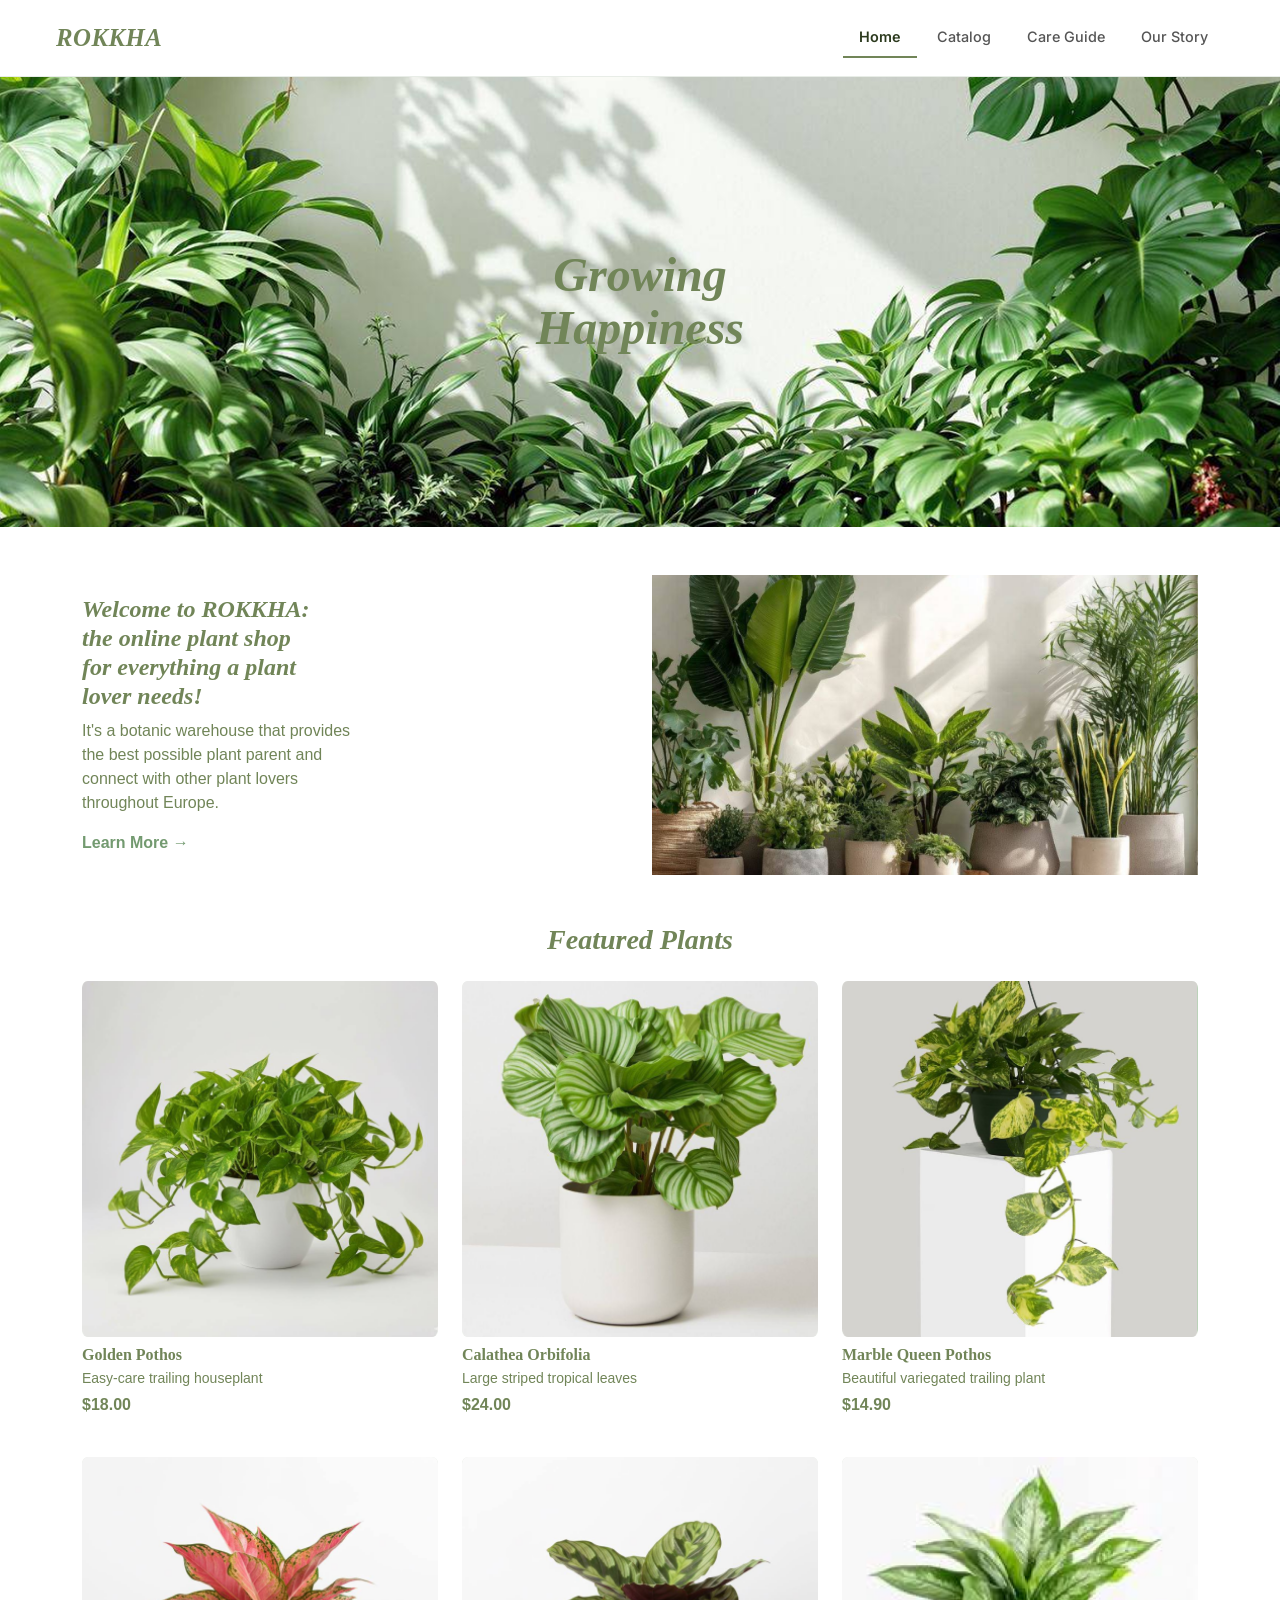
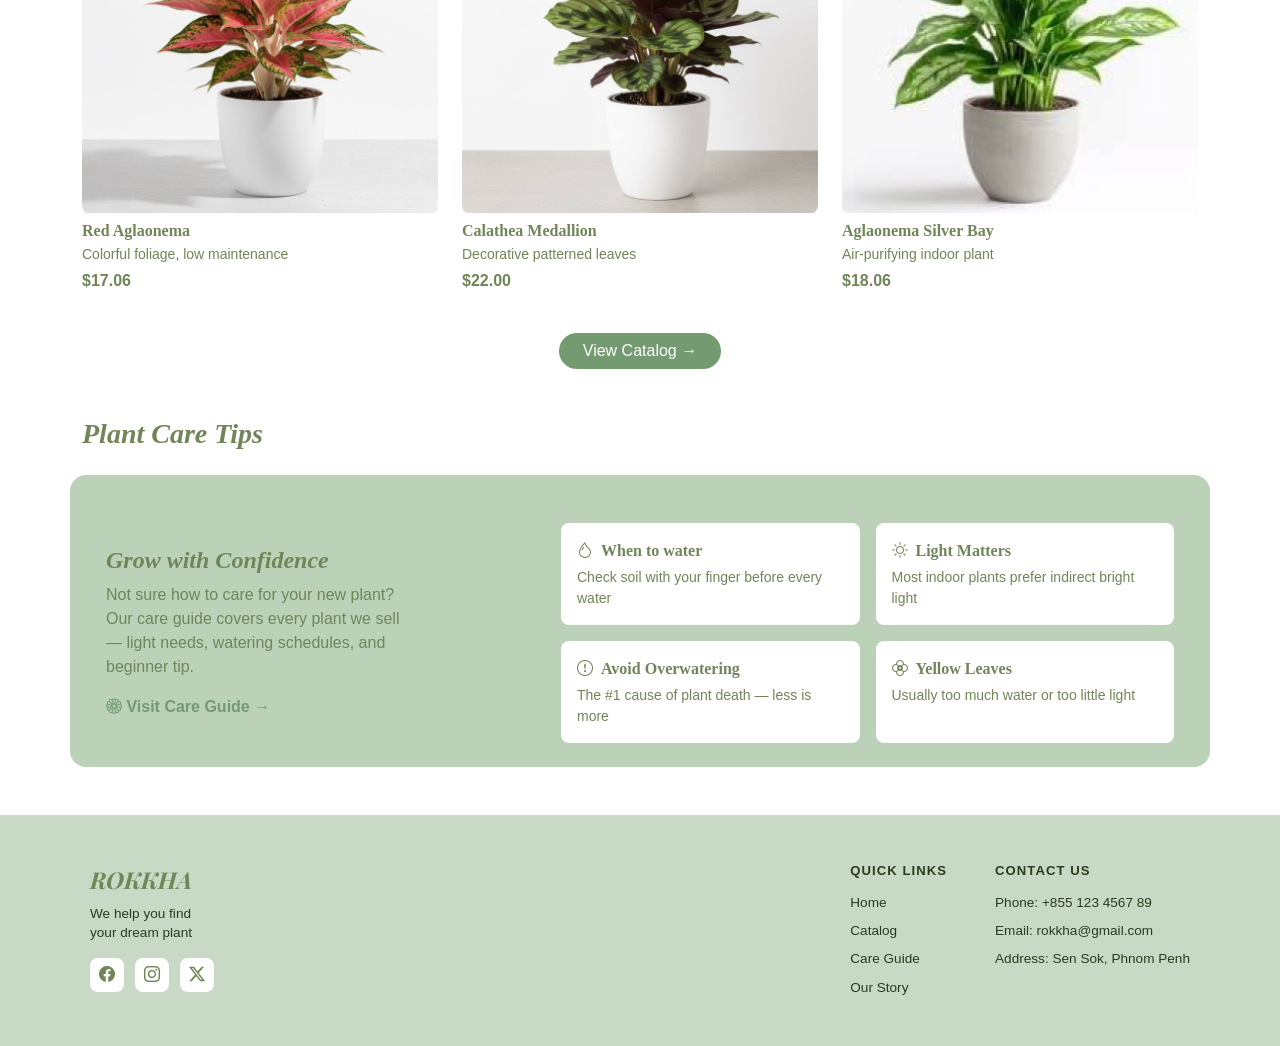
<file: index.html>
<!DOCTYPE html>
<html lang="en">
<head>
    <meta charset="UTF-8" />
    <meta name="viewport" content="width=device-width, initial-scale=1.0" />
    <title>ROKKHA – Our Plants</title>
    <meta name="description"
    content="ROKKHA Plant Shop helps you grow healthy indoor plants with easy care guides, plant collections, watering tips, lighting advice, and beginner-friendly plant recommendations.">
    <meta name="keywords" content="plant shop, indoor plants, plant care guide, houseplants, plant care tips, Cambodia plant shop, ROKKHA, Monstera, Pothos, Calathea, Aglaonema, indoor gardening">
    <meta name="author" content="ROKKHA Plant Shop">
    <meta name="robots" content="index, follow">
    <link href="https://cdn.jsdelivr.net/npm/bootstrap@5.3.3/dist/css/bootstrap.min.css" rel="stylesheet" />
    <link href="https://cdn.jsdelivr.net/npm/bootstrap-icons@1.11.3/font/bootstrap-icons.css" rel="stylesheet" />
    <link
        href="https://fonts.googleapis.com/css2?family=Playfair+Display:ital,wght@0,700;1,700&family=Inter:wght@400;500;600&display=swap"
        rel="stylesheet" />
    <link href="style.css" rel="stylesheet">
</head>
<body>

<!-- nav -->
    <nav class="navbar navbar-expand-md sticky-top">
        <div class="container-fluid px-2 px-md-4">
            <a class="navbar-brand" href="index.html">ROKKHA</a>
            <button class="navbar-toggler" type="button" data-bs-toggle="collapse" data-bs-target="#mainNav">
                <span class="navbar-toggler-icon"></span>
            </button>
            <div class="collapse navbar-collapse justify-content-end" id="mainNav">
                <ul class="navbar-nav gap-1">
                    <li class="nav-item"><a class="nav-link active" href="index.html">Home</a></li>
                    <li class="nav-item"><a class="nav-link" href="catalog.html">Catalog</a></li>
                    <li class="nav-item"><a class="nav-link" href="care_guide.html">Care Guide</a></li>
                    <li class="nav-item"><a class="nav-link" href="about.html">Our Story</a></li>
                </ul>
            </div>
        </div>
    </nav>


<!-- rub hero-->

<div class="container-fluid p-0 hero-banner">
  <h2 class="text-olive m-0 " style="font-size: clamp(2.50rem, 5vw, 3rem); line-height:1.1;" >Growing<br>Happiness</h2>
</div>

<!-- ah welcome text -->
<div class="container my-5">
  <div class="row align-items-center g-4">
    <div class="col-12 col-lg-6 order-lg-2">
      <img src="image/Frame 57.png"
           class="img-fluid w-100" style="object-fit:cover; height:300px;" alt="Shelf of potted plants">
    </div>
    <div class="col-12 col-lg-6 order-lg-1">
      <h2 class="fs-4">Welcome to ROKKHA:<br>the online plant shop<br>for everything a plant<br>lover needs!</h2>
      <p class="text-olive" style="max-width:32ch;">
        It's a botanic warehouse that provides the best possible plant parent and connect with other plant lovers throughout Europe.
      </p>
      <a href="about.html" class="link-green">Learn More →</a>
    </div>
  </div>
</div>

<!-- 6 card -->

<div class="container my-5" id="featured">
  <h2 class="fs-3 text-center mb-4">Featured Plants</h2>
  <div class="row g-4">

    <div class="col-12 col-md-4">
      <img src="image/Frame 36.png"
           class="img-fluid rounded mb-2 w-100" style="aspect-ratio:1/1; width:100%; object-fit:cover; background:#eef1ec;">
      <h3 class="fs-6 fw-semibold text-olive fst-normal mb-1">Golden Pothos</h3>
      <p class="small text-olive mb-1">Easy-care trailing houseplant</p>
      <p class="fw-semibold text-olive">$18.00</p>
    </div>

    <div class="col-12 col-md-4">
      <img src="image/Frame 36 (1).png"
           class="img-fluid rounded mb-2 w-100" style="aspect-ratio:1/1; width:100%; object-fit:cover; background:#eef1ec;">
      <h3 class="fs-6 fw-semibold text-olive fst-normal mb-1">Calathea Orbifolia</h3>
      <p class="small text-olive mb-1">Large striped tropical leaves</p>
      <p class="fw-semibold text-olive">$24.00</p>
    </div>

    <div class="col-12 col-md-4">
      <img src="image/Frame 36 (2).png"
           class="img-fluid rounded mb-2 w-100" style="aspect-ratio:1/1; width:100%; object-fit:cover; background:#eef1ec;">
      <h3 class="fs-6 fw-semibold text-olive fst-normal mb-1">Marble Queen Pothos</h3>
      <p class="small text-olive mb-1">Beautiful variegated trailing plant</p>
      <p class="fw-semibold text-olive">$14.90</p>
    </div>

    <div class="col-12 col-md-4">
      <img src="image/Frame 36 (3).png"
           class="img-fluid rounded mb-2 w-100" style="aspect-ratio:1/1; width:100%; object-fit:cover; background:#eef1ec;">
      <h3 class="fs-6 fw-semibold text-olive fst-normal mb-1">Red Aglaonema</h3>
      <p class="small text-olive mb-1">Colorful foliage, low maintenance</p>
      <p class="fw-semibold text-olive">$17.06</p>
    </div>

    <div class="col-12 col-md-4">
      <img src="image/Frame 36 (4).png"
           class="img-fluid rounded mb-2 w-100" style="aspect-ratio:1/1; width:100%; object-fit:cover; background:#eef1ec;">
      <h3 class="fs-6 fw-semibold text-olive fst-normal mb-1">Calathea Medallion</h3>
      <p class="small text-olive mb-1">Decorative patterned leaves</p>
      <p class="fw-semibold text-olive">$22.00</p>
    </div>

    <div class="col-12 col-md-4">
      <img src="image/Frame 36 (5).png"
           class="img-fluid rounded mb-2 w-100" style="aspect-ratio:1/1; width:100%; object-fit:cover; background:#eef1ec;">
      <h3 class="fs-6 fw-semibold text-olive fst-normal mb-1">Aglaonema Silver Bay</h3>
      <p class="small text-olive mb-1">Air-purifying indoor plant</p>
      <p class="fw-semibold text-olive">$18.06</p>
    </div>

  </div>

  <div class="text-center mt-4">
    <a href="catalog.html" class="btn btn-green rounded-pill px-4">View Catalog →</a>
  </div>
</div>

<!-- ===== SECTION 4: PLANT CARE TIPS ===== -->

<div class="container my-5">
  <h2 class="fs-3 text-start mb-5">Plant Care Tips</h2>

  <div class="row bg-sage rounded-4 p-4 align-items-center g-4">

    <div class="col-12 col-lg-5">
      <h3 class="fs-4">Grow with Confidence</h3>
      <p class="text-olive" style="max-width:34ch;">
        Not sure how to care for your new plant? Our care guide covers every plant we sell — light needs, watering schedules, and beginner tip.
      </p>
      <a href="care_guide.html" class="link-green"><i class="bi bi-flower1"></i> Visit Care Guide →</a>
    </div>

    <div class="col-12 col-lg-7">
      <div class="row row-cols-1 row-cols-sm-2 g-3">

        <div class="col">
          <div class="bg-white rounded-3 p-3 h-100">
            <div class="d-flex align-items-center gap-2 mb-1">
              <i class="bi bi-droplet text-olive"></i>
              <h4 class="fs-6 fw-semibold fst-normal m-0">When to water</h4>
            </div>
            <p class="small text-olive m-0">Check soil with your finger before every water</p>
          </div>
        </div>

        <div class="col">
          <div class="bg-white rounded-3 p-3 h-100">
            <div class="d-flex align-items-center gap-2 mb-1">
              <i class="bi bi-sun text-olive"></i>
              <h4 class="fs-6 fw-semibold fst-normal m-0">Light Matters</h4>
            </div>
            <p class="small text-olive m-0">Most indoor plants prefer indirect bright light</p>
          </div>
        </div>

        <div class="col">
          <div class="bg-white rounded-3 p-3 h-100">
            <div class="d-flex align-items-center gap-2 mb-1">
              <i class="bi bi-exclamation-circle text-olive"></i>
              <h4 class="fs-6 fw-semibold fst-normal m-0">Avoid Overwatering</h4>
            </div>
            <p class="small text-olive m-0">The #1 cause of plant death — less is more</p>
          </div>
        </div>

        <div class="col">
          <div class="bg-white rounded-3 p-3 h-100">
            <div class="d-flex align-items-center gap-2 mb-1">
              <i class="bi bi-flower2 text-olive"></i>
              <h4 class="fs-6 fw-semibold fst-normal m-0">Yellow Leaves</h4>
            </div>
            <p class="small text-olive m-0">Usually too much water or too little light</p>
          </div>
        </div>

      </div>
    </div>

  </div>
</div>

<!-- footer -->
    <footer>
        <div class="footer-inner">
            <div>
                <span class="footer-brand-name">ROKKHA</span>
                <p class="footer-tagline">We help you find<br>your dream plant</p>
                <div class="footer-socials">
                    <a href="#" aria-label="Facebook"><i class="bi bi-facebook"></i></a>
                    <a href="#" aria-label="Instagram"><i class="bi bi-instagram"></i></a>
                    <a href="#" aria-label="Twitter"><i class="bi bi-twitter-x"></i></a>
                </div>
            </div>

            
            <div class="footer-col">
                <h6>Quick Links</h6>
                <ul>
                    <li><a href="index.html">Home</a></li>
                    <li><a href="catalog.html">Catalog</a></li>
                    <li><a href="care_guide.html">Care Guide</a></li>
                    <li><a href="about.html">Our Story</a></li>
                </ul>
            </div>


            <div class="footer-col">
                <h6>Contact Us</h6>
                <ul>
                    <li>Phone: +855 123 4567 89</li>
                    <li>Email: rokkha@gmail.com</li>
                    <li>Address: Sen Sok, Phnom Penh</li>
                </ul>
            </div>
        </div>
    </footer>

    <script src="https://cdn.jsdelivr.net/npm/bootstrap@5.3.3/dist/js/bootstrap.bundle.min.js"></script>

</body>
</html>
</file>
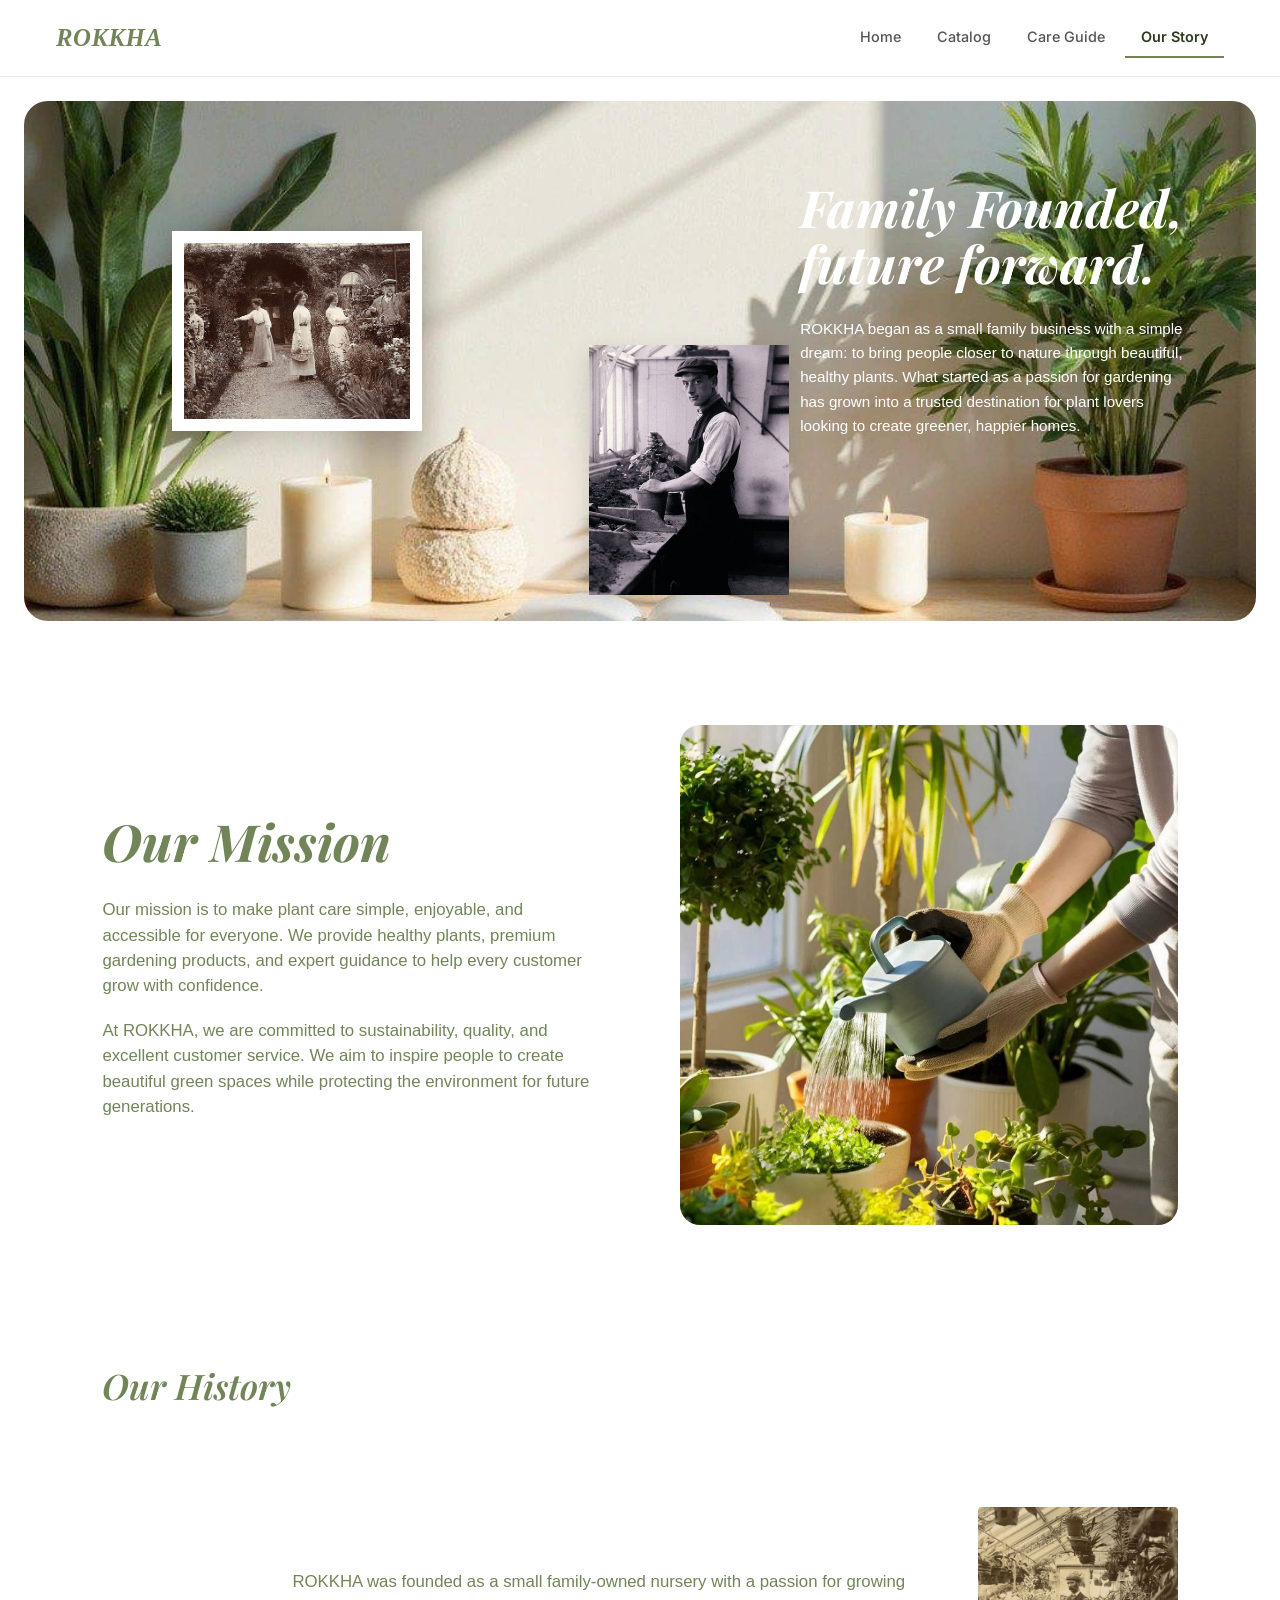
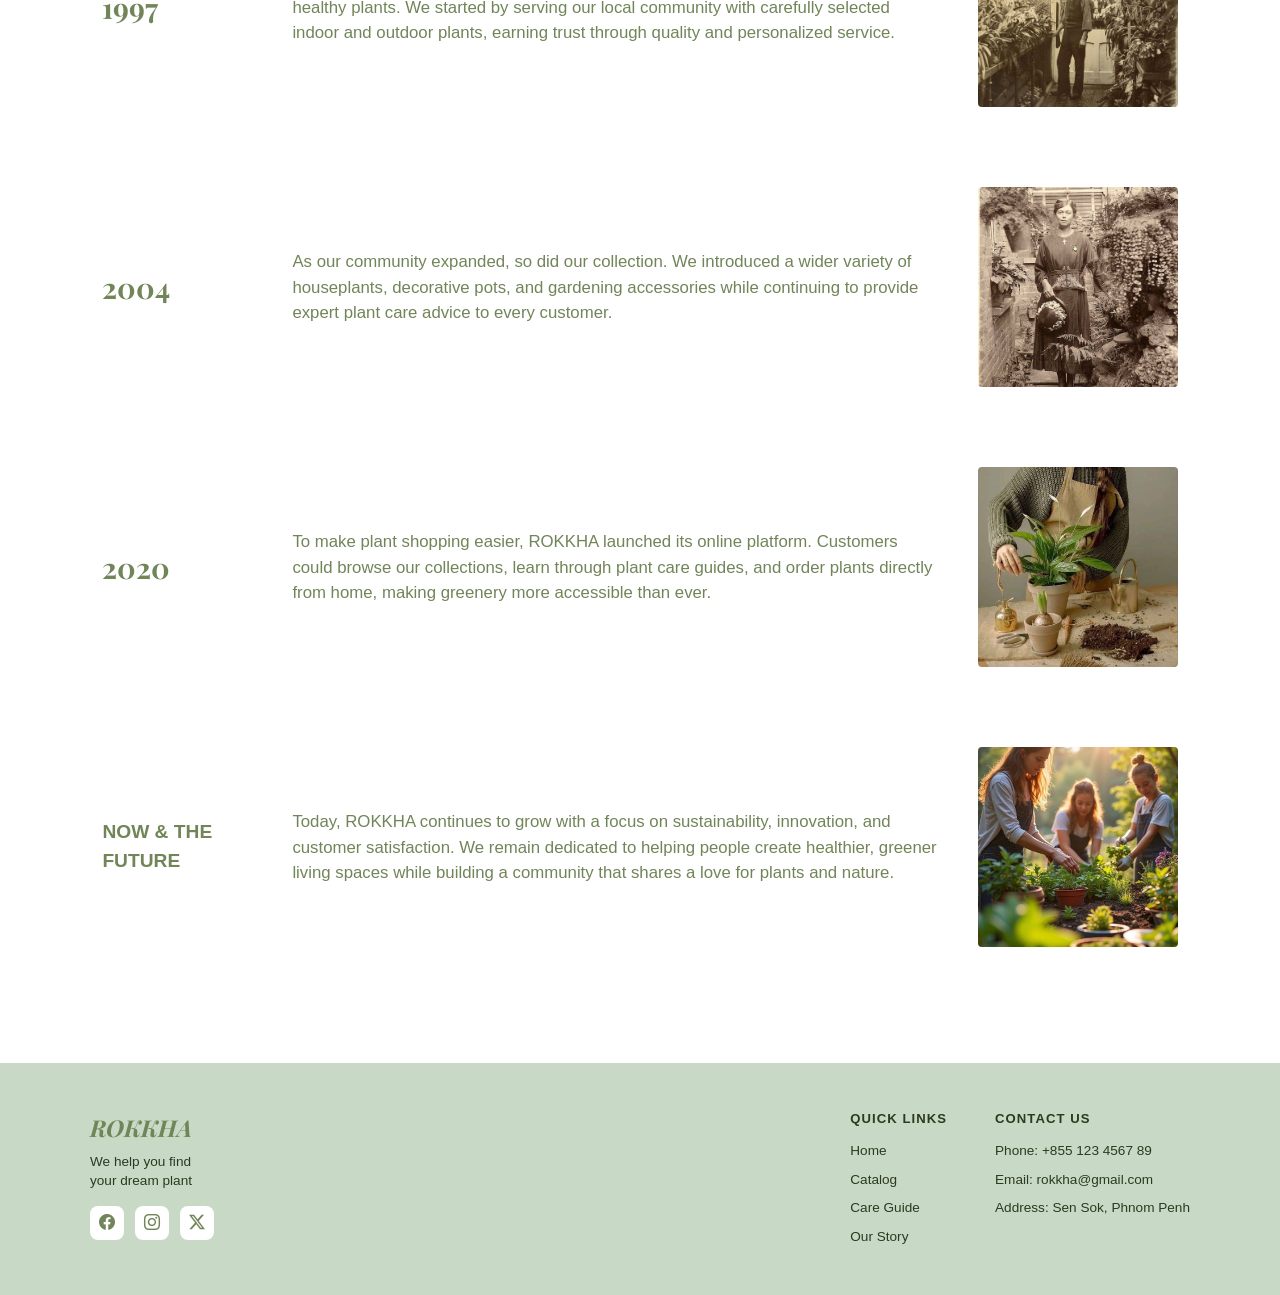
<file: about.html>
<!DOCTYPE html>
<html lang="en">
<head>
    <meta charset="UTF-8" />
    <meta name="viewport" content="width=device-width, initial-scale=1.0" />
    <title>ROKKHA – Our Story</title>
    <meta name="description"
    content="ROKKHA Plant Shop helps you grow healthy indoor plants with easy care guides, plant collections, watering tips, lighting advice, and beginner-friendly plant recommendations.">
    <meta name="keywords" content="plant shop, indoor plants, plant care guide, houseplants, plant care tips, Cambodia plant shop, ROKKHA, Monstera, Pothos, Calathea, Aglaonema, indoor gardening">
    <meta name="author" content="ROKKHA Plant Shop">
    <meta name="robots" content="index, follow">
    <link href="https://cdn.jsdelivr.net/npm/bootstrap@5.3.3/dist/css/bootstrap.min.css" rel="stylesheet" />
    <link href="https://cdn.jsdelivr.net/npm/bootstrap-icons@1.11.3/font/bootstrap-icons.css" rel="stylesheet" />
    <link
        href="https://fonts.googleapis.com/css2?family=Playfair+Display:ital,wght@0,700;1,700&family=Inter:wght@400;500;600&display=swap"
        rel="stylesheet" />
    <link href="style.css" rel="stylesheet">
</head>

<body>
    <!-- nav -->
    <nav class="navbar navbar-expand-md sticky-top">
        <div class="container-fluid px-2 px-md-4">
            <a class="navbar-brand" href="index.html">ROKKHA</a>
            <button class="navbar-toggler" type="button" data-bs-toggle="collapse" data-bs-target="#mainNav">
                <span class="navbar-toggler-icon"></span>
            </button>
            <div class="collapse navbar-collapse justify-content-end" id="mainNav">
                <ul class="navbar-nav gap-1">
                    <li class="nav-item"><a class="nav-link" href="index.html">Home</a></li>
                    <li class="nav-item"><a class="nav-link" href="catalog.html">Catalog</a></li>
                    <li class="nav-item"><a class="nav-link" href="care_guide.html">Care Guide</a></li>
                    <li class="nav-item"><a class="nav-link active" href="about.html">Our Story</a></li>
                </ul>
            </div>
        </div>
    </nav>


    <section class="hero-section px-2 px-md-4 my-4">
        <div class="hero-container">
            <!-- រូប Background ធំ (តុ ជញ្ជាំង ទៀន និងដើមឈើ) -->
            <img src="image/about-story-hero.jpg" alt="Hero background" class="hero-bg img-fluid w-100 rounded-4">

            <div class="hero-content-wrapper">
                <!-- រូបថតទី១៖ រូបស៊ុមសត្រង់ស្មើ (Vintage Frame) នៅចំហៀងខាងឆ្វេង -->
                <div class="vintage-frame">
                    <img src="image/img1-story.jpg" alt="Vintage family gardening">
                </div>

                <!-- រូបថតទី២៖ រូបលោកស្ថាបនិក (Portrait Frame) នៅចំកណ្តាលជាប់បាតតុ -->
                <div class="portrait-frame">
                    <img src="image/img2-story.jpg" alt="Founder portrait" >
                </div>

                <!-- ប្លង់ព័ត៌មានខាងស្តាំ (អក្សរអណ្តែតលើ Background ផ្ទាល់) -->
                <div class="right-content-area">
                    <h1 class="hero-title">Family Founded,<br>future forward.</h1>
                    <p class="hero-text">
                        ROKKHA began as a small family business with a simple dream: to bring people closer to nature
                        through beautiful, healthy plants. What started as a passion for gardening has grown into a trusted
                        destination for plant lovers looking to create greener, happier homes.
                    </p>
                </div>
            </div>
        </div>
    </section>
        
    <section class="mission-section">
        <div class="mission-container">
            <div class="mission-content">
                <h2 class="section-title">Our Mission</h2>
                <p>Our mission is to make plant care simple, enjoyable, and accessible for everyone. We provide healthy
                    plants, premium gardening products, and expert guidance to help every customer grow with confidence.</p>
                <p>At ROKKHA, we are committed to sustainability, quality, and excellent customer service. We aim to inspire
                    people to create beautiful green spaces while protecting the environment for future generations.</p>
            </div>
            <div class="mission-image">
                <img src="image/img3-story.jpg" alt="Watering plants">
            </div>
        </div>
    </section>
    
    <section class="history-section">
        <h2 class="section-title history-main-title">Our History</h2>
    
        <div class="timeline">
            <div class="timeline-row">
                <div class="timeline-year">1997</div>
                <div class="timeline-text">
                    ROKKHA was founded as a small family-owned nursery with a passion for growing healthy plants. We started
                    by serving our local community with carefully selected indoor and outdoor plants, earning trust through
                    quality and personalized service.
                </div>
                <div class="timeline-image">
                    <img src="image/img4-story.jpg" alt="Nursery 1997">
                </div>
            </div>
    
            <div class="timeline-row">
                <div class="timeline-year">2004</div>
                <div class="timeline-text">
                    As our community expanded, so did our collection. We introduced a wider variety of houseplants,
                    decorative pots, and gardening accessories while continuing to provide expert plant care advice to every
                    customer.
                </div>
                <div class="timeline-image">
                    <img src="image/img5-story.jpg" alt="Plant collection 2004">
                </div>
            </div>
    
            <div class="timeline-row">
                <div class="timeline-year">2020</div>
                <div class="timeline-text">
                    To make plant shopping easier, ROKKHA launched its online platform. Customers could browse our
                    collections, learn through plant care guides, and order plants directly from home, making greenery more
                    accessible than ever.
                </div>
                <div class="timeline-image">
                    <img src="image/img6-story.jpg" alt="Online platform 2020">
                </div>
            </div>
    
            <div class="timeline-row">
                <div class="timeline-year future-label">NOW & THE FUTURE</div>
                <div class="timeline-text">
                    Today, ROKKHA continues to grow with a focus on sustainability, innovation, and customer satisfaction.
                    We remain dedicated to helping people create healthier, greener living spaces while building a community
                    that shares a love for plants and nature.
                </div>
                <div class="timeline-image">
                    <img src="image/img7-story.jpg" alt="Future of gardening">
                        
                </div>
            </div>
        </div>
    </section>
    
    
    <!-- footer -->
    <footer>
        <div class="footer-inner">
            <div>
                <span class="footer-brand-name">ROKKHA</span>
                <p class="footer-tagline">We help you find<br>your dream plant</p>
                <div class="footer-socials">
                    <a href="#" aria-label="Facebook"><i class="bi bi-facebook"></i></a>
                    <a href="#" aria-label="Instagram"><i class="bi bi-instagram"></i></a>
                    <a href="#" aria-label="Twitter"><i class="bi bi-twitter-x"></i></a>
                </div>
            </div>

            
            <div class="footer-col">
                <h6>Quick Links</h6>
                <ul>
                    <li><a href="index.html">Home</a></li>
                    <li><a href="catalog.html">Catalog</a></li>
                    <li><a href="care_guide.html">Care Guide</a></li>
                    <li><a href="about.html">Our Story</a></li>
                </ul>
            </div>


            <div class="footer-col">
                <h6>Contact Us</h6>
                <ul>
                    <li>Phone: +855 123 4567 89</li>
                    <li>Email: rokkha@gmail.com</li>
                    <li>Address: Sen Sok, Phnom Penh</li>
                </ul>
            </div>
        </div>
    </footer>

    <script src="https://cdn.jsdelivr.net/npm/bootstrap@5.3.3/dist/js/bootstrap.bundle.min.js"></script>

    <script>
        document.addEventListener("DOMContentLoaded", function () {

    const timelineRows = document.querySelectorAll(".timeline-row");

    const observerOptions = {
        root: null,
        threshold: 0.15,
        rootMargin: "0px"
    };

    const observer = new IntersectionObserver(function (entries, observer) {
        entries.forEach(entry => {
            if (entry.isIntersecting) {
                entry.target.style.opacity = 1;
                entry.target.style.transform = "translateY(0)";
                observer.unobserve(entry.target); 
            }
        });
    }, observerOptions);

    timelineRows.forEach(row => {
    
        row.style.opacity = 0;
        row.style.transform = "translateY(30px)";
        row.style.transition = "all 0.6s ease-out";
        observer.observe(row);
    });


    console.log("ROKKHA - Our Story page successfully loaded!");
});
    </script>
</body>
</html>
</file>
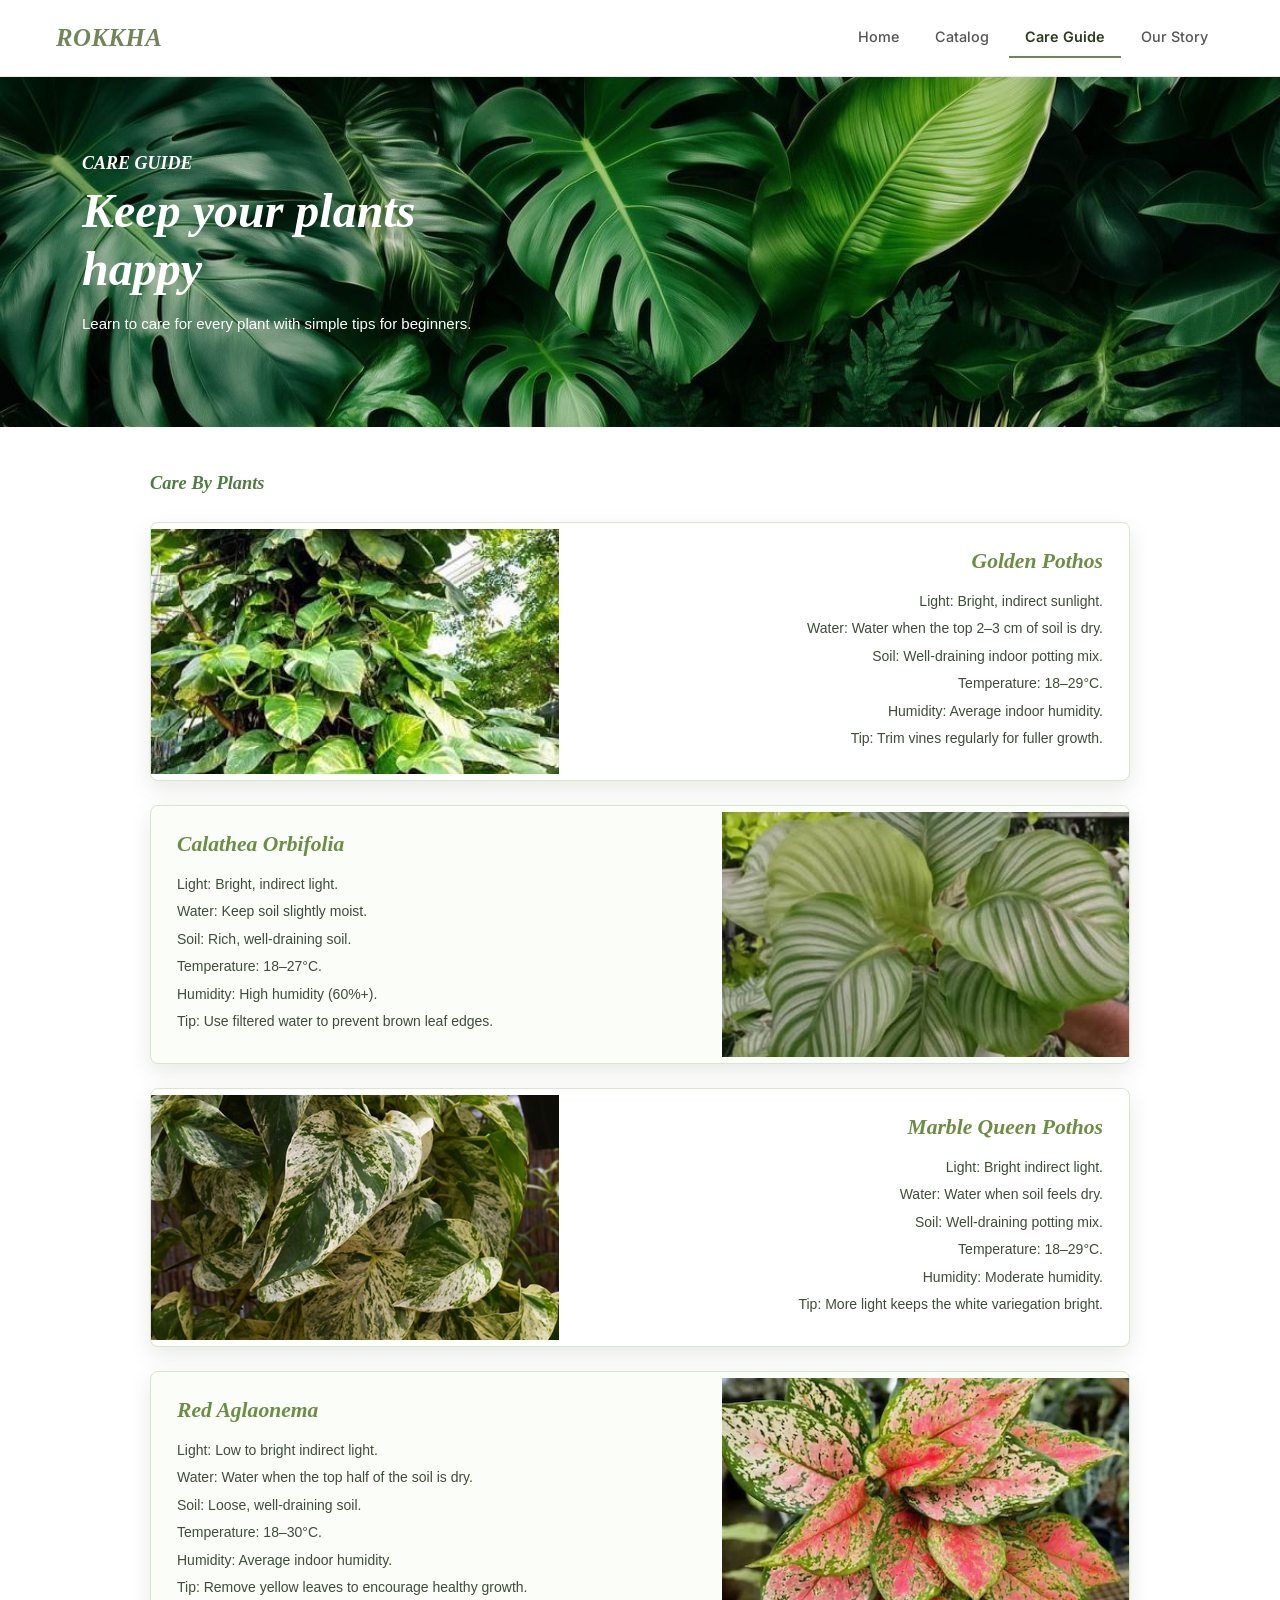
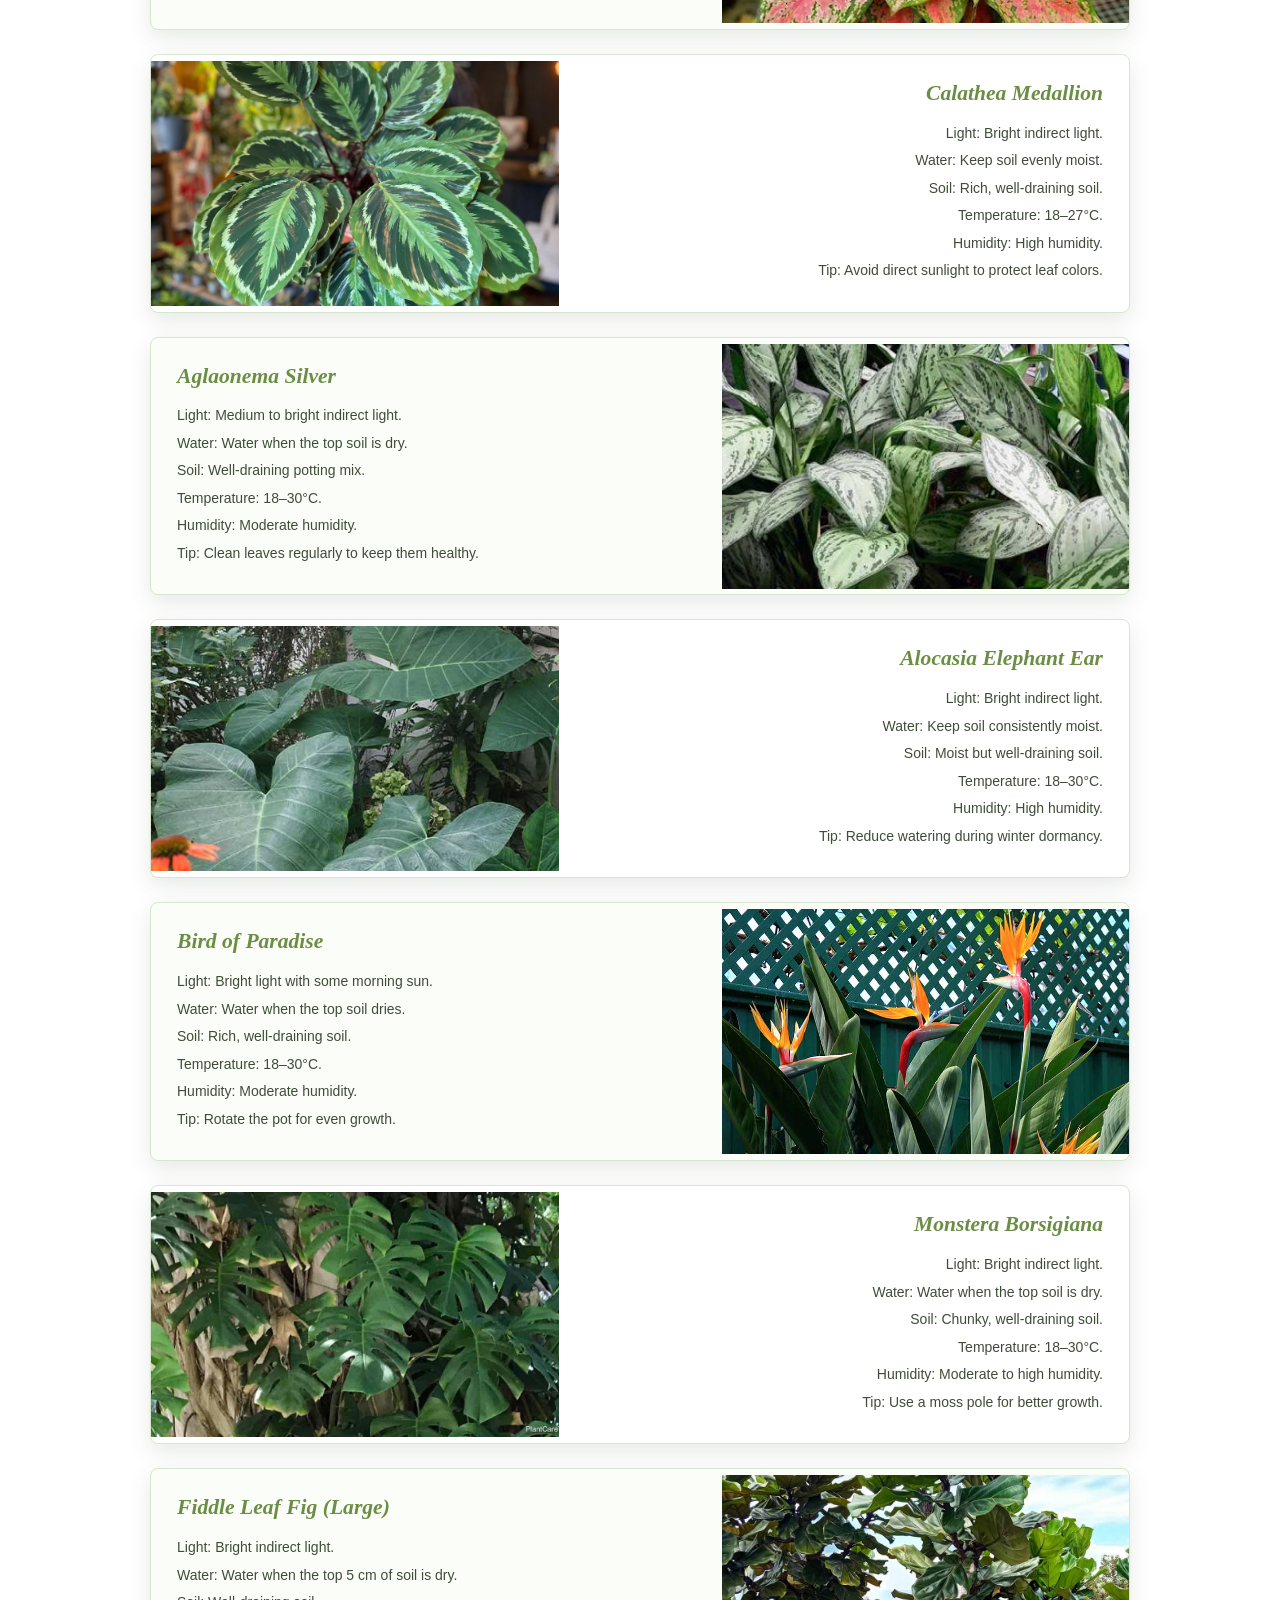
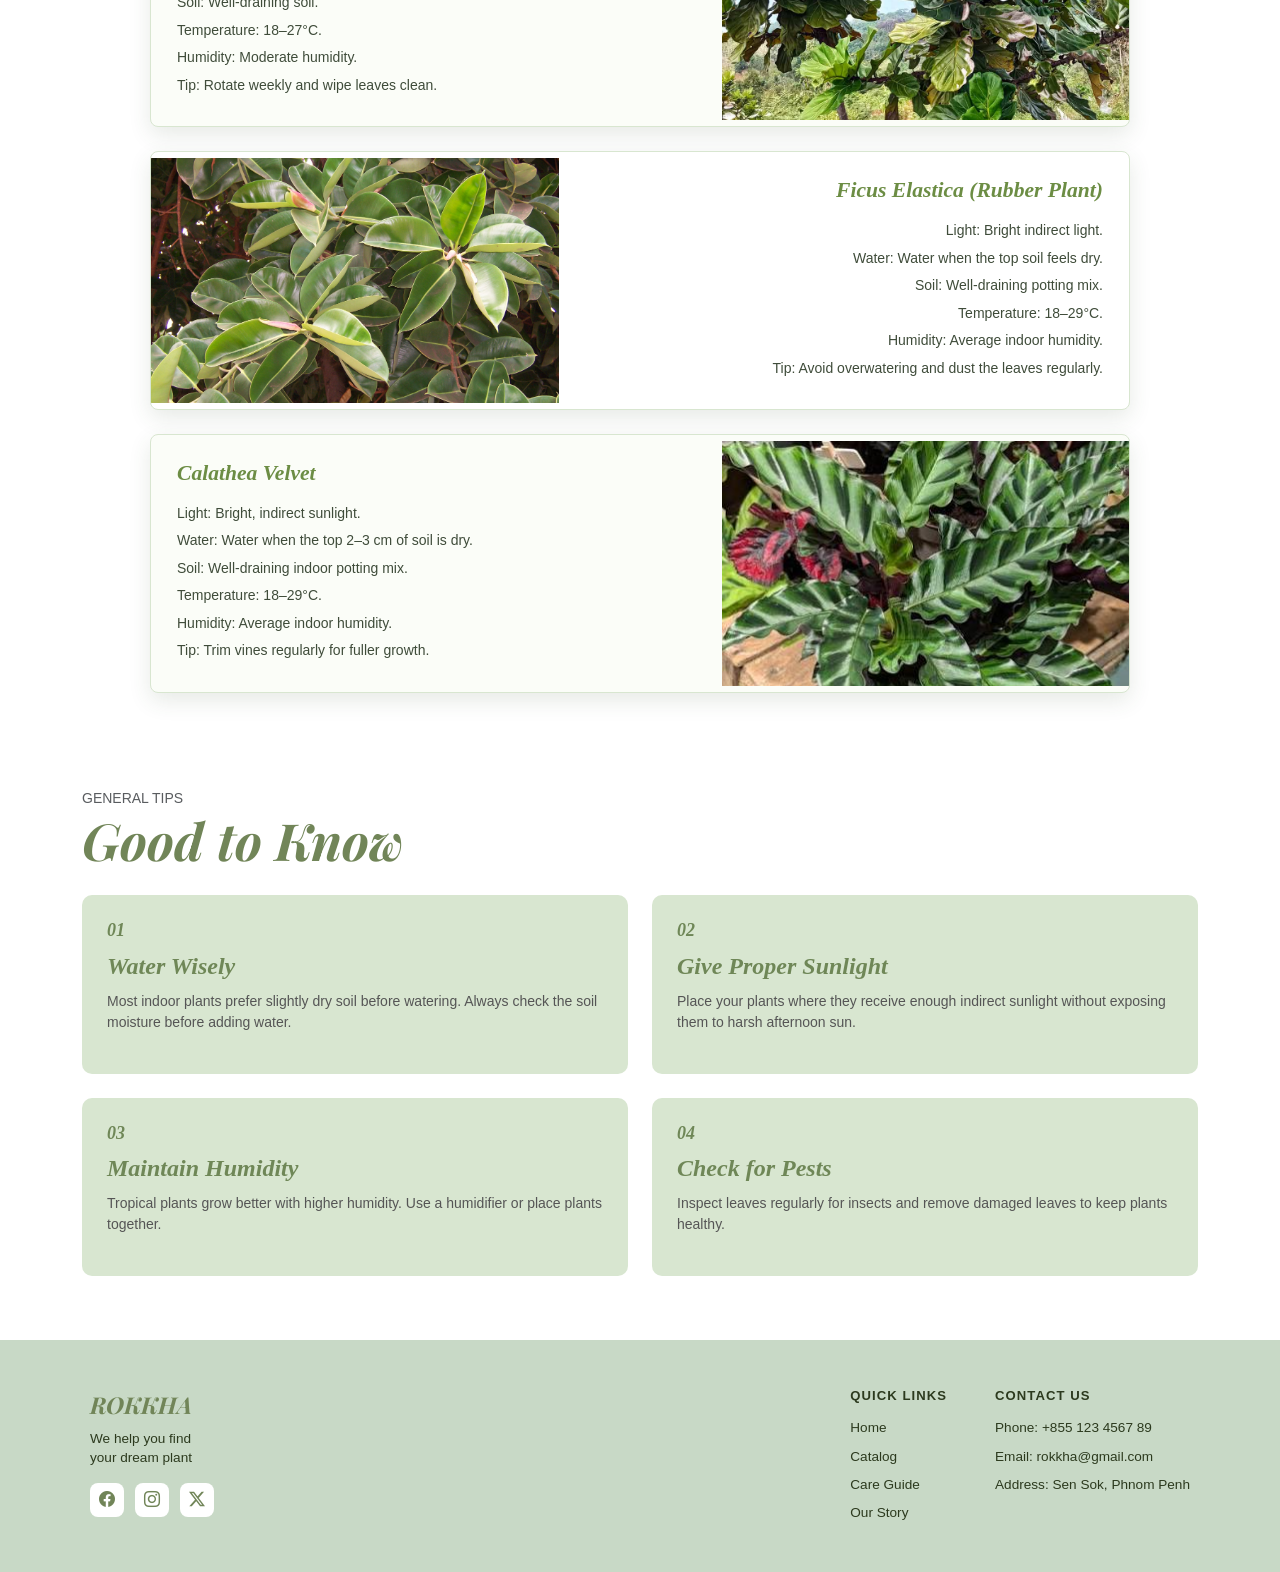
<file: care_guide.html>
<!DOCTYPE html>
<html lang="en">
<head>
    <meta charset="UTF-8" />
    <meta name="viewport" content="width=device-width, initial-scale=1.0" />
    <title>ROKKHA – Care Guide</title>
    <meta name="description"
    content="ROKKHA Plant Shop helps you grow healthy indoor plants with easy care guides, plant collections, watering tips, lighting advice, and beginner-friendly plant recommendations.">
    <meta name="keywords" content="plant shop, indoor plants, plant care guide, houseplants, plant care tips, Cambodia plant shop, ROKKHA, Monstera, Pothos, Calathea, Aglaonema, indoor gardening">
    <meta name="author" content="ROKKHA Plant Shop">
    <meta name="robots" content="index, follow">
    <link href="https://cdn.jsdelivr.net/npm/bootstrap@5.3.3/dist/css/bootstrap.min.css" rel="stylesheet" />
    <link href="https://cdn.jsdelivr.net/npm/bootstrap-icons@1.11.3/font/bootstrap-icons.css" rel="stylesheet" />
    <link
        href="https://fonts.googleapis.com/css2?family=Playfair+Display:ital,wght@0,700;1,700&family=Inter:wght@400;500;600&display=swap"
        rel="stylesheet" />
    <link href="style.css" rel="stylesheet">

</head>
<body>
    
    <!-- nav -->
    <nav class="navbar navbar-expand-md sticky-top">
        <div class="container-fluid px-2 px-md-4">
            <a class="navbar-brand" href="index.html">ROKKHA</a>
            <button class="navbar-toggler" type="button" data-bs-toggle="collapse" data-bs-target="#mainNav">
                <span class="navbar-toggler-icon"></span>
            </button>
            <div class="collapse navbar-collapse justify-content-end" id="mainNav">
                <ul class="navbar-nav gap-1">
                    <li class="nav-item"><a class="nav-link" href="index.html">Home</a></li>
                    <li class="nav-item"><a class="nav-link" href="catalog.html">Catalog</a></li>
                    <li class="nav-item"><a class="nav-link active" href="care_guide.html">Care Guide</a></li>
                    <li class="nav-item"><a class="nav-link" href="about.html">Our Story</a></li>
                </ul>
            </div>
        </div>
    </nav>


    

    <!-- rub  -->
    <section class="care-hero">
        <div class="container">
            <div class="hero-content">
                <h5>CARE GUIDE</h5>
                <h1>Keep your plants happy</h1>
                <p>Learn to care for every plant with simple tips for beginners.</p>
            </div>
        </div>
    </section>


    <!-- 12 card muy image -->
     <main class="container main-content">
        <section class="plant-section">
            <div>
                <h2>Care By Plants</h2>

                   <div id="plants" class="row g-4">


                <!-- card 1 -->
                <div class="col-12">
                    <article class="plant-card row g-0 align-items-center"> 
                        <div class="col-md-5">
                            <img src="image/Golden Pothos.jpg" class="img-fluid plant-img" alt="Golden pothos plant">
                        </div>
                        <div class="col-md-7">
                            <div class="p-4 text-md-end">
                                <h3 class="h5-text-color fw-bold">Golden Pothos</h3>
                                <ul class="list-unstyled small mb-0">
                                    <li>Light: Bright, indirect sunlight.</li>
                                    <li>Water: Water when the top 2–3 cm of soil is dry.</li>
                                    <li>Soil: Well-draining indoor potting mix.</li>
                                    <li>Temperature: 18–29°C.</li>
                                    <li>Humidity: Average indoor humidity.</li>
                                    <li>Tip: Trim vines regularly for fuller growth.</li>
                                </ul>
                            </div>
                        </div>
                    </article>
                </div>

                <!-- card 2 -->
                <div class="col-12">
                        <article class="plant-card row g-0 align-items-center flex-md-row-reverse"> <!-- rub sdam text chvang -->
                            <div class="col-md-5">
                                <img src="image/Calathea Orbifolia.jpg" class="img-fluid plant-img" alt="Calathea plant">
                            </div>
                            <div class="col-md-7">
                                <div class="p-4">
                                    <h3 class="h5-text-color fw-bold">Calathea Orbifolia</h3>
                                    <ul class="list-unstyled small mb-0">
                                    <li>Light: Bright, indirect light.</li>
                                    <li>Water: Keep soil slightly moist.</li>
                                    <li>Soil: Rich, well-draining soil.</li>
                                    <li>Temperature: 18–27°C.</li>
                                    <li>Humidity: High humidity (60%+).</li>
                                    <li>Tip: Use filtered water to prevent brown leaf edges.</li>
                                </ul>
                                </div>
                            </div>
                        </article>
                    </div>

                    <!-- card 3 -->
                <div class="col-12">
                    <article class="plant-card row g-0 align-items-center">
                        <div class="col-md-5">
                            <img src="image/Marble Queen Pothos.jpg" class="img-fluid plant-img" alt="Marble Queen Pothos plant">
                        </div>
                        <div class="col-md-7">
                            <div class="p-4 text-md-end">
                                <h3 class="h5-text-color fw-bold">Marble Queen Pothos </h3>
                                <ul class="list-unstyled small mb-0">
                                    <li>Light: Bright indirect light.</li>
                                    <li>Water: Water when soil feels dry.</li>
                                    <li>Soil: Well-draining potting mix.</li>
                                    <li>Temperature: 18–29°C.</li>
                                    <li>Humidity: Moderate humidity.</li>
                                    <li>Tip: More light keeps the white variegation bright.</li>
                                </ul>
                            </div>
                        </div>
                    </article>
                </div>

                <!-- card 4 --> 
                <div class="col-12">
                    <article class="plant-card row g-0 align-items-center flex-md-row-reverse">
                        <div class="col-md-5">
                            <img src="image/Red Aglaonema.webp" class="img-fluid plant-img" alt="Red Aglaonema plant">
                        </div>
                        <div class="col-md-7">
                            <div class="p-4">
                                <h3 class="h5-text-color fw-bold">Red Aglaonema</h3>
                                <ul class="list-unstyled small mb-0">
                                    <li>Light: Low to bright indirect light.</li>
                                    <li>Water: Water when the top half of the soil is dry.</li>
                                    <li>Soil: Loose, well-draining soil.</li>
                                    <li>Temperature: 18–30°C.</li>
                                    <li>Humidity: Average indoor humidity.</li>
                                    <li>Tip: Remove yellow leaves to encourage healthy growth.</li>
                                </ul>
                            </div>
                        </div>
                    </article>
                </div>

                <!-- card 5 -->
                <div class="col-12">
                    <article class="plant-card row g-0 align-items-center">
                        <div class="col-md-5">
                            <img src="image/Calathea Medallion.webp" class="img-fluid plant-img" alt="Calathea Medallion plant">
                        </div>
                        <div class="col-md-7">
                            <div class="p-4 text-md-end">
                                <h3 class="h5-text-color fw-bold">Calathea Medallion</h3>
                                <ul class="list-unstyled small mb-0">
                                    <li>Light: Bright indirect light.</li>
                                    <li>Water: Keep soil evenly moist.</li>
                                    <li>Soil: Rich, well-draining soil.</li>
                                    <li>Temperature: 18–27°C.</li>
                                    <li>Humidity: High humidity.</li>
                                    <li>Tip: Avoid direct sunlight to protect leaf colors.</li>
                                </ul>
                            </div>
                        </div>
                    </article>
                </div>

                <!-- card 6 -->
                <div class="col-12">
                    <article class="plant-card row g-0 align-items-center flex-md-row-reverse">
                        <div class="col-md-5">
                            <img src="image/Aglaonema Silver.jpg" class="img-fluid plant-img" alt="Aglaonema Silver plant">
                        </div>
                        <div class="col-md-7">
                            <div class="p-4">
                                <h3 class="h5-text-color fw-bold">Aglaonema Silver</h3>
                                <ul class="list-unstyled small mb-0">
                                    <li>Light: Medium to bright indirect light.</li>
                                    <li>Water: Water when the top soil is dry.</li>
                                    <li>Soil: Well-draining potting mix.</li>
                                    <li>Temperature: 18–30°C.</li>
                                    <li>Humidity: Moderate humidity.</li>
                                    <li>Tip: Clean leaves regularly to keep them healthy.</li>
                                </ul>
                            </div>
                        </div>
                    </article>
                </div>


                <!-- card 7 -->
                <div class="col-12">
                    <article class="plant-card row g-0 align-items-center">
                        <div class="col-md-5">
                            <img src="image/Alocasia Elephant Ear.jpg" class="img-fluid plant-img" alt="Alocasia Elephant Ear plant">
                        </div>
                        <div class="col-md-7">
                            <div class="p-4 text-md-end">
                                <h3 class="h5-text-color fw-bold">Alocasia Elephant Ear</h3>
                                <ul class="list-unstyled small mb-0">
                                    <li>Light: Bright indirect light.</li>
                                    <li>Water: Keep soil consistently moist.</li>
                                    <li>Soil: Moist but well-draining soil.</li>
                                    <li>Temperature: 18–30°C.</li>
                                    <li>Humidity: High humidity.</li>
                                    <li>Tip: Reduce watering during winter dormancy.</li>
                                </ul>
                            </div>
                        </div>
                    </article>
                </div>

                <!-- card 8 -->
                 <div class="col-12">
                    <article class="plant-card row g-0 align-items-center flex-md-row-reverse">
                        <div class="col-md-5">
                            <img src="image/Bird of Paradise.jpg" class="img-fluid plant-img" alt="Bird of Paradise plant">
                        </div>
                        <div class="col-md-7">
                            <div class="p-4">
                                <h3 class="h5-text-color fw-bold">Bird of Paradise</h3>
                                <ul class="list-unstyled small mb-0">
                                    <li>Light: Bright light with some morning sun.</li>
                                    <li>Water: Water when the top soil dries.</li>
                                    <li>Soil: Rich, well-draining soil.</li>
                                    <li>Temperature: 18–30°C.</li>
                                    <li>Humidity: Moderate humidity.</li>
                                    <li>Tip: Rotate the pot for even growth.</li>
                                </ul>
                            </div>
                        </div>
                    </article>
                </div>


                <!-- card 9 -->
                <div class="col-12">
                    <article class="plant-card row g-0 align-items-center">
                        <div class="col-md-5">
                            <img src="image/Monstera Borsigiana.jpg" class="img-fluid plant-img" alt="Monstera Borsigiana plant">
                        </div>
                        <div class="col-md-7">
                            <div class="p-4 text-md-end">
                                <h3 class="h5-text-color fw-bold">Monstera Borsigiana</h3>
                                <ul class="list-unstyled small mb-0">
                                    <li>Light: Bright indirect light.</li>
                                    <li>Water: Water when the top soil is dry.</li>
                                    <li>Soil: Chunky, well-draining soil.</li>
                                    <li>Temperature: 18–30°C.</li>
                                    <li>Humidity: Moderate to high humidity.</li>
                                    <li>Tip: Use a moss pole for better growth.</li>
                                </ul>
                            </div>
                        </div>
                    </article>
                </div>



                <!-- card 10 -->
                <div class="col-12">
                    <article class="plant-card row g-0 align-items-center flex-md-row-reverse">
                        <div class="col-md-5">
                            <img src="image/Fiddle Leaf Fig (Large).jpg" class="img-fluid plant-img" alt="Fiddle Leaf Fig plant">
                        </div>
                        <div class="col-md-7">
                            <div class="p-4">
                                <h3 class="h5-text-color fw-bold">Fiddle Leaf Fig (Large)</h3>
                                <ul class="list-unstyled small mb-0">
                                    <li>Light: Bright indirect light.</li>
                                    <li>Water: Water when the top 5 cm of soil is dry.</li>
                                    <li>Soil: Well-draining soil.</li>
                                    <li>Temperature: 18–27°C.</li>
                                    <li>Humidity: Moderate humidity.</li>
                                    <li>Tip: Rotate weekly and wipe leaves clean.</li>
                                </ul>
                            </div>
                        </div>
                    </article>
                </div>

                <!-- card 11 -->
                <div class="col-12">
                    <article class="plant-card row g-0 align-items-center">
                        <div class="col-md-5">
                            <img src="image/Ficus Elastica (Rubber Plant).jpg" class="img-fluid plant-img" alt="Ficus Elastica (Rubber Plant) plant">
                        </div>
                        <div class="col-md-7">
                            <div class="p-4 text-md-end">
                                <h3 class="h5-text-color fw-bold">Ficus Elastica (Rubber Plant)</h3>
                                <ul class="list-unstyled small mb-0">
                                    <li>Light: Bright indirect light.</li>
                                    <li>Water: Water when the top soil feels dry.</li>
                                    <li>Soil: Well-draining potting mix.</li>
                                    <li>Temperature: 18–29°C.</li>
                                    <li>Humidity: Average indoor humidity.</li>
                                    <li>Tip: Avoid overwatering and dust the leaves regularly.</li>
                                </ul>
                            </div>
                        </div>
                    </article>
                </div>

                <!-- card 12 -->
                 <div class="col-12">
                    <article class="plant-card row g-0 align-items-center flex-md-row-reverse">
                        <div class="col-md-5">
                            <img src="image/Calathea Velvet.jpg" class="img-fluid plant-img" alt="Calathea Velvet plant">
                        </div>
                        <div class="col-md-7">
                            <div class="p-4">
                                <h3 class="h5-text-color fw-bold">Calathea Velvet</h3>
                                <ul class="list-unstyled small mb-0">
                                    <li>Light: Bright, indirect sunlight.</li>
                                    <li>Water: Water when the top 2–3 cm of soil is dry.</li>
                                    <li>Soil: Well-draining indoor potting mix.</li>
                                    <li>Temperature: 18–29°C.</li>
                                    <li>Humidity: Average indoor humidity.</li>
                                    <li>Tip: Trim vines regularly for fuller growth.</li>
                                </ul>
                            </div>
                        </div>
                    </article>
                </div>
                


            </div>

        </section>
    </main>








<!-- tip 4 box -->
<section class="tips-section py-5">
    <div class="container">

        <small class="text-uppercase text-muted">General Tips</small>

        <h2 class="section-title mb-4">Good to Know</h2>

        <div class="row g-4">

            <div class="col-md-6">
                <div class="tip-card">
                    <h3>01</h3>
                    <h4>Water Wisely</h4>

                    <p>
                        Most indoor plants prefer slightly dry soil before watering.
                        Always check the soil moisture before adding water.
                    </p>
                </div>
            </div>

            <div class="col-md-6">
                <div class="tip-card">
                    <h3>02</h3>
                    <h4>Give Proper Sunlight</h4>

                    <p>
                        Place your plants where they receive enough indirect sunlight
                        without exposing them to harsh afternoon sun.
                    </p>
                </div>
            </div>

            <div class="col-md-6">
                <div class="tip-card">
                    <h3>03</h3>
                    <h4>Maintain Humidity</h4>

                    <p>
                        Tropical plants grow better with higher humidity.
                        Use a humidifier or place plants together.
                    </p>
                </div>
            </div>

            <div class="col-md-6">
                <div class="tip-card">
                    <h3>04</h3>
                    <h4>Check for Pests</h4>

                    <p>
                        Inspect leaves regularly for insects and remove damaged leaves
                        to keep plants healthy.
                    </p>
                </div>
            </div>

        </div>

    </div>
</section>












    <!-- footer -->
    <footer>
        <div class="footer-inner">
            <div>
                <span class="footer-brand-name">ROKKHA</span>
                <p class="footer-tagline">We help you find<br>your dream plant</p>
                <div class="footer-socials">
                    <a href="#" aria-label="Facebook"><i class="bi bi-facebook"></i></a>
                    <a href="#" aria-label="Instagram"><i class="bi bi-instagram"></i></a>
                    <a href="#" aria-label="Twitter"><i class="bi bi-twitter-x"></i></a>
                </div>
            </div>

            
            <div class="footer-col">
                <h6>Quick Links</h6>
                <ul>
                    <li><a href="index.html">Home</a></li>
                    <li><a href="catalog.html">Catalog</a></li>
                    <li><a href="care_guide.html">Care Guide</a></li>
                    <li><a href="about.html">Our Story</a></li>
                </ul>
            </div>


            <div class="footer-col">
                <h6>Contact Us</h6>
                <ul>
                    <li>Phone: +855 123 4567 89</li>
                    <li>Email: rokkha@gmail.com</li>
                    <li>Address: Sen Sok, Phnom Penh</li>
                </ul>
            </div>
        </div>
    </footer>

    <script src="https://cdn.jsdelivr.net/npm/bootstrap@5.3.3/dist/js/bootstrap.bundle.min.js"></script>

</body>
</html>
</file>
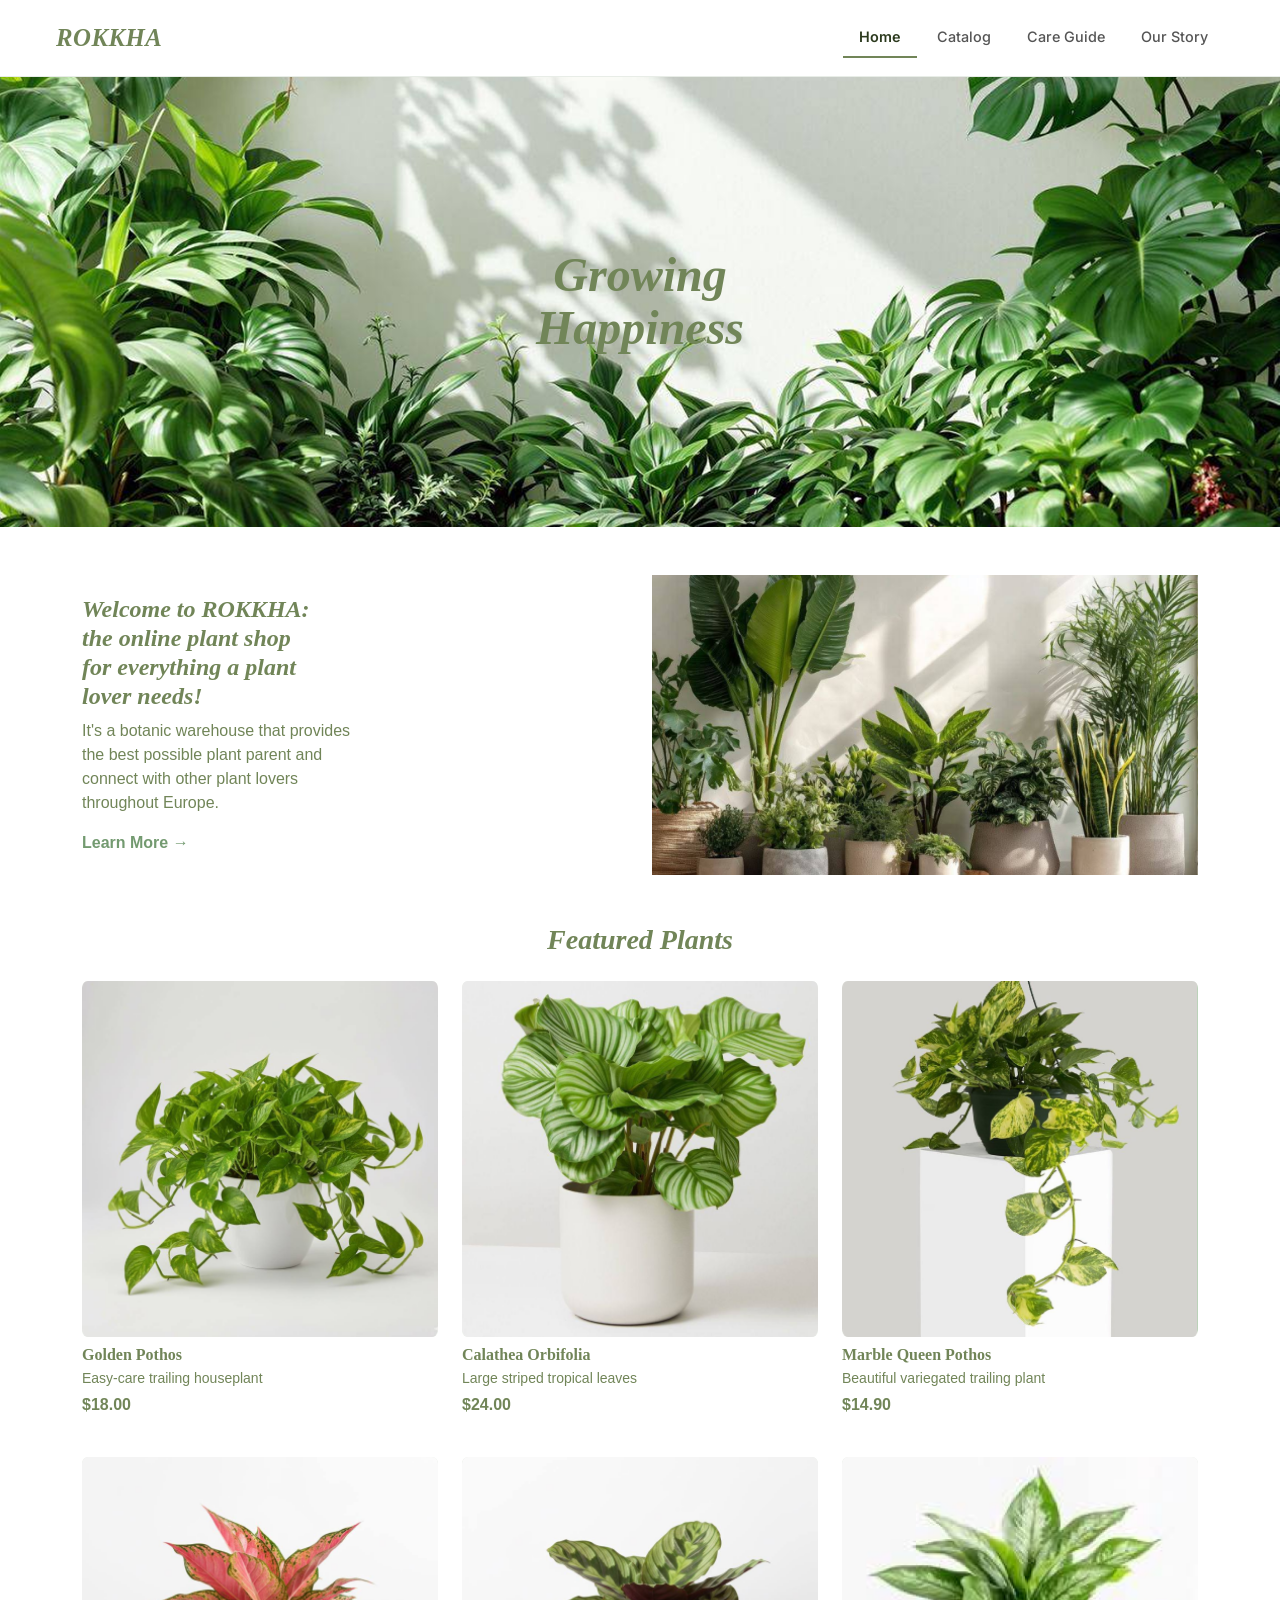
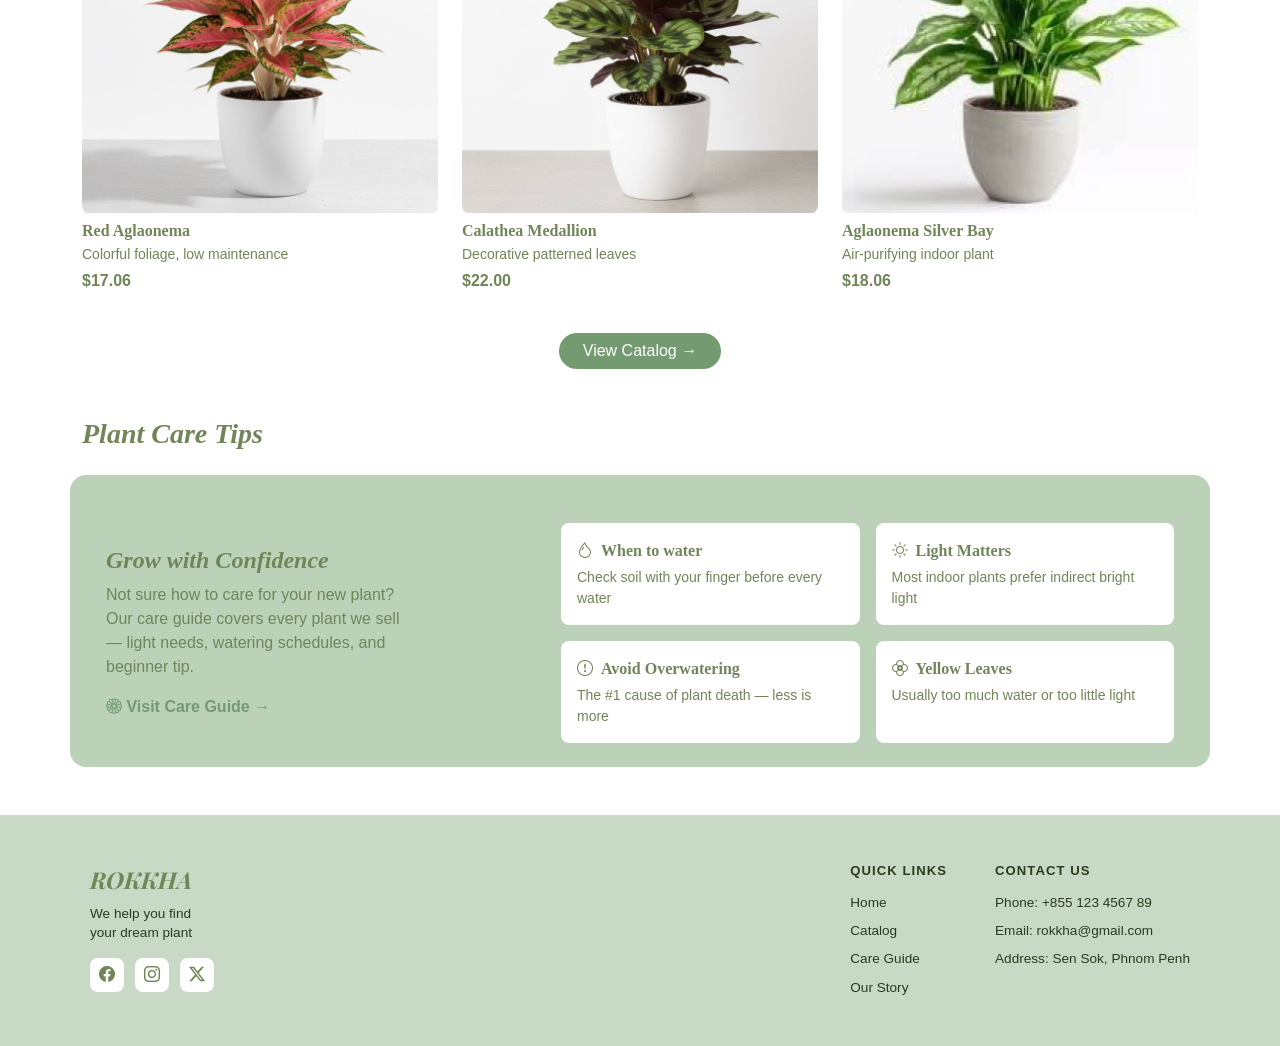
<file: home.html>
<!DOCTYPE html>
<html lang="en">
<head>
    <meta charset="UTF-8" />
    <meta name="viewport" content="width=device-width, initial-scale=1.0" />
    <title>ROKKHA – Our Plants</title>
    <meta name="description"
    content="ROKKHA Plant Shop helps you grow healthy indoor plants with easy care guides, plant collections, watering tips, lighting advice, and beginner-friendly plant recommendations.">
    <meta name="keywords" content="plant shop, indoor plants, plant care guide, houseplants, plant care tips, Cambodia plant shop, ROKKHA, Monstera, Pothos, Calathea, Aglaonema, indoor gardening">
    <meta name="author" content="ROKKHA Plant Shop">
    <meta name="robots" content="index, follow">
    <link href="https://cdn.jsdelivr.net/npm/bootstrap@5.3.3/dist/css/bootstrap.min.css" rel="stylesheet" />
    <link href="https://cdn.jsdelivr.net/npm/bootstrap-icons@1.11.3/font/bootstrap-icons.css" rel="stylesheet" />
    <link
        href="https://fonts.googleapis.com/css2?family=Playfair+Display:ital,wght@0,700;1,700&family=Inter:wght@400;500;600&display=swap"
        rel="stylesheet" />
    <link href="../css/style.css" rel="stylesheet">


</head>
<body>

<!-- nav -->
    <nav class="navbar navbar-expand-md sticky-top">
        <div class="container-fluid px-2 px-md-4">
            <a class="navbar-brand" href="#">ROKKHA</a>
            <button class="navbar-toggler" type="button" data-bs-toggle="collapse" data-bs-target="#mainNav">
                <span class="navbar-toggler-icon"></span>
            </button>
            <div class="collapse navbar-collapse justify-content-end" id="mainNav">
                <ul class="navbar-nav gap-1">
                    <li class="nav-item"><a class="nav-link active" href="home.html">Home</a></li>
                    <li class="nav-item"><a class="nav-link" href="catalog.html">Catalog</a></li>
                    <li class="nav-item"><a class="nav-link" href="care_guide.html">Care Guide</a></li>
                    <li class="nav-item"><a class="nav-link" href="about.html">Our Story</a></li>
                </ul>
            </div>
        </div>
    </nav>


<!-- rub hero-->

<div class="container-fluid p-0 hero-banner">
  <h2 class="text-olive m-0 " style="font-size: clamp(2.50rem, 5vw, 3rem); line-height:1.1;" >Growing<br>Happiness</h2>
</div>

<!-- ah welcome text -->
<div class="container my-5">
  <div class="row align-items-center g-4">
    <div class="col-12 col-lg-6 order-lg-2">
      <img src="../image/Frame 57.png"
           class="img-fluid w-100" style="object-fit:cover; height:300px;" alt="Shelf of potted plants">
    </div>
    <div class="col-12 col-lg-6 order-lg-1">
      <h2 class="fs-4">Welcome to ROKKHA:<br>the online plant shop<br>for everything a plant<br>lover needs!</h2>
      <p class="text-olive" style="max-width:32ch;">
        It's a botanic warehouse that provides the best possible plant parent and connect with other plant lovers throughout Europe.
      </p>
      <a href="#" class="link-green">Learn More →</a>
    </div>
  </div>
</div>

<!-- 6 card -->

<div class="container my-5" id="featured">
  <h2 class="fs-3 text-center mb-4">Featured Plants</h2>
  <div class="row g-4">

    <div class="col-12 col-md-4">
      <img src="../image/Frame 36.png"
           class="img-fluid rounded mb-2 w-100" style="aspect-ratio:1/1; width:100%; object-fit:cover; background:#eef1ec;">
      <h3 class="fs-6 fw-semibold text-olive fst-normal mb-1">Golden Pothos</h3>
      <p class="small text-olive mb-1">Easy-care trailing houseplant</p>
      <p class="fw-semibold text-olive">$18.00</p>
    </div>

    <div class="col-12 col-md-4">
      <img src="../image/Frame 36 (1).png"
           class="img-fluid rounded mb-2 w-100" style="aspect-ratio:1/1; width:100%; object-fit:cover; background:#eef1ec;">
      <h3 class="fs-6 fw-semibold text-olive fst-normal mb-1">Calathea Orbifolia</h3>
      <p class="small text-olive mb-1">Large striped tropical leaves</p>
      <p class="fw-semibold text-olive">$24.00</p>
    </div>

    <div class="col-12 col-md-4">
      <img src="../image/Frame 36 (2).png"
           class="img-fluid rounded mb-2 w-100" style="aspect-ratio:1/1; width:100%; object-fit:cover; background:#eef1ec;">
      <h3 class="fs-6 fw-semibold text-olive fst-normal mb-1">Marble Queen Pothos</h3>
      <p class="small text-olive mb-1">Beautiful variegated trailing plant</p>
      <p class="fw-semibold text-olive">$14.90</p>
    </div>

    <div class="col-12 col-md-4">
      <img src="../image/Frame 36 (3).png"
           class="img-fluid rounded mb-2 w-100" style="aspect-ratio:1/1; width:100%; object-fit:cover; background:#eef1ec;">
      <h3 class="fs-6 fw-semibold text-olive fst-normal mb-1">Red Aglaonema</h3>
      <p class="small text-olive mb-1">Colorful foliage, low maintenance</p>
      <p class="fw-semibold text-olive">$17.06</p>
    </div>

    <div class="col-12 col-md-4">
      <img src="../image/Frame 36 (4).png"
           class="img-fluid rounded mb-2 w-100" style="aspect-ratio:1/1; width:100%; object-fit:cover; background:#eef1ec;">
      <h3 class="fs-6 fw-semibold text-olive fst-normal mb-1">Calathea Medallion</h3>
      <p class="small text-olive mb-1">Decorative patterned leaves</p>
      <p class="fw-semibold text-olive">$22.00</p>
    </div>

    <div class="col-12 col-md-4">
      <img src="../image/Frame 36 (5).png"
           class="img-fluid rounded mb-2 w-100" style="aspect-ratio:1/1; width:100%; object-fit:cover; background:#eef1ec;">
      <h3 class="fs-6 fw-semibold text-olive fst-normal mb-1">Aglaonema Silver Bay</h3>
      <p class="small text-olive mb-1">Air-purifying indoor plant</p>
      <p class="fw-semibold text-olive">$18.06</p>
    </div>

  </div>

  <div class="text-center mt-4">
    <a href="../html/catalog.html" class="btn btn-green rounded-pill px-4">View Catalog →</a>
  </div>
</div>

<!-- ===== SECTION 4: PLANT CARE TIPS ===== -->

<div class="container my-5">
  <h2 class="fs-3 text-start mb-5">Plant Care Tips</h2>

  <div class="row bg-sage rounded-4 p-4 align-items-center g-4">

    <div class="col-12 col-lg-5">
      <h3 class="fs-4">Grow with Confidence</h3>
      <p class="text-olive" style="max-width:34ch;">
        Not sure how to care for your new plant? Our care guide covers every plant we sell — light needs, watering schedules, and beginner tip.
      </p>
      <a href="#" class="link-green"><i class="bi bi-flower1"></i> Visit Care Guide →</a>
    </div>

    <div class="col-12 col-lg-7">
      <div class="row row-cols-1 row-cols-sm-2 g-3">

        <div class="col">
          <div class="bg-white rounded-3 p-3 h-100">
            <div class="d-flex align-items-center gap-2 mb-1">
              <i class="bi bi-droplet text-olive"></i>
              <h4 class="fs-6 fw-semibold fst-normal m-0">When to water</h4>
            </div>
            <p class="small text-olive m-0">Check soil with your finger before every water</p>
          </div>
        </div>

        <div class="col">
          <div class="bg-white rounded-3 p-3 h-100">
            <div class="d-flex align-items-center gap-2 mb-1">
              <i class="bi bi-sun text-olive"></i>
              <h4 class="fs-6 fw-semibold fst-normal m-0">Light Matters</h4>
            </div>
            <p class="small text-olive m-0">Most indoor plants prefer indirect bright light</p>
          </div>
        </div>

        <div class="col">
          <div class="bg-white rounded-3 p-3 h-100">
            <div class="d-flex align-items-center gap-2 mb-1">
              <i class="bi bi-exclamation-circle text-olive"></i>
              <h4 class="fs-6 fw-semibold fst-normal m-0">Avoid Overwatering</h4>
            </div>
            <p class="small text-olive m-0">The #1 cause of plant death — less is more</p>
          </div>
        </div>

        <div class="col">
          <div class="bg-white rounded-3 p-3 h-100">
            <div class="d-flex align-items-center gap-2 mb-1">
              <i class="bi bi-flower2 text-olive"></i>
              <h4 class="fs-6 fw-semibold fst-normal m-0">Yellow Leaves</h4>
            </div>
            <p class="small text-olive m-0">Usually too much water or too little light</p>
          </div>
        </div>

      </div>
    </div>

  </div>
</div>

<!-- footer -->
    <footer>
        <div class="footer-inner">
            <div>
                <span class="footer-brand-name">ROKKHA</span>
                <p class="footer-tagline">We help you find<br>your dream plant</p>
                <div class="footer-socials">
                    <a href="#" aria-label="Facebook"><i class="bi bi-facebook"></i></a>
                    <a href="#" aria-label="Instagram"><i class="bi bi-instagram"></i></a>
                    <a href="#" aria-label="Twitter"><i class="bi bi-twitter-x"></i></a>
                </div>
            </div>

            
            <div class="footer-col">
                <h6>Quick Links</h6>
                <ul>
                    <li><a href="home.html">Home</a></li>
                    <li><a href="catalog.html">Catalog</a></li>
                    <li><a href="care_guide.html">Care Guide</a></li>
                    <li><a href="about.html">Our Story</a></li>
                </ul>
            </div>


            <div class="footer-col">
                <h6>Contact Us</h6>
                <ul>
                    <li>Phone: +855 123 4567 89</li>
                    <li>Email: rokkha@gmail.com</li>
                    <li>Address: Sen Sok, Phnom Penh</li>
                </ul>
            </div>
        </div>
    </footer>

    <script src="https://cdn.jsdelivr.net/npm/bootstrap@5.3.3/dist/js/bootstrap.bundle.min.js"></script>

</body>
</html>
</file>
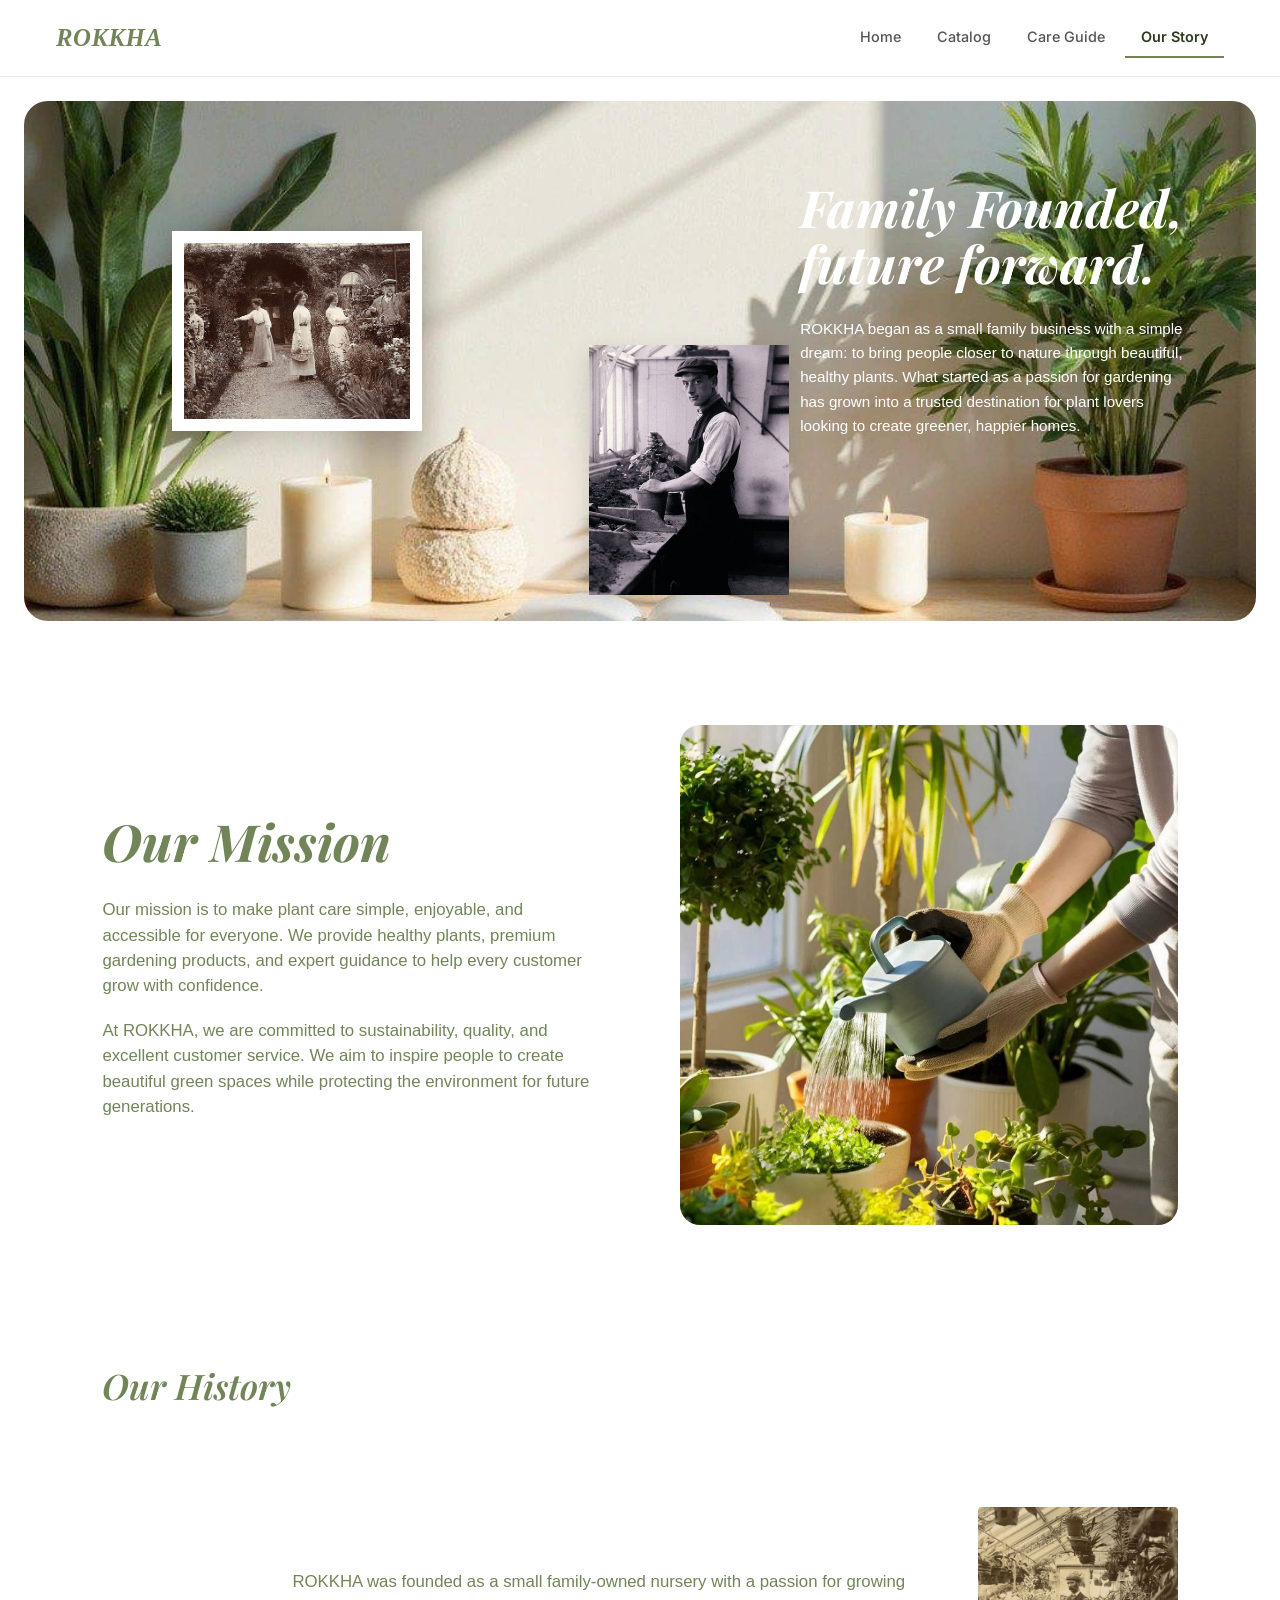
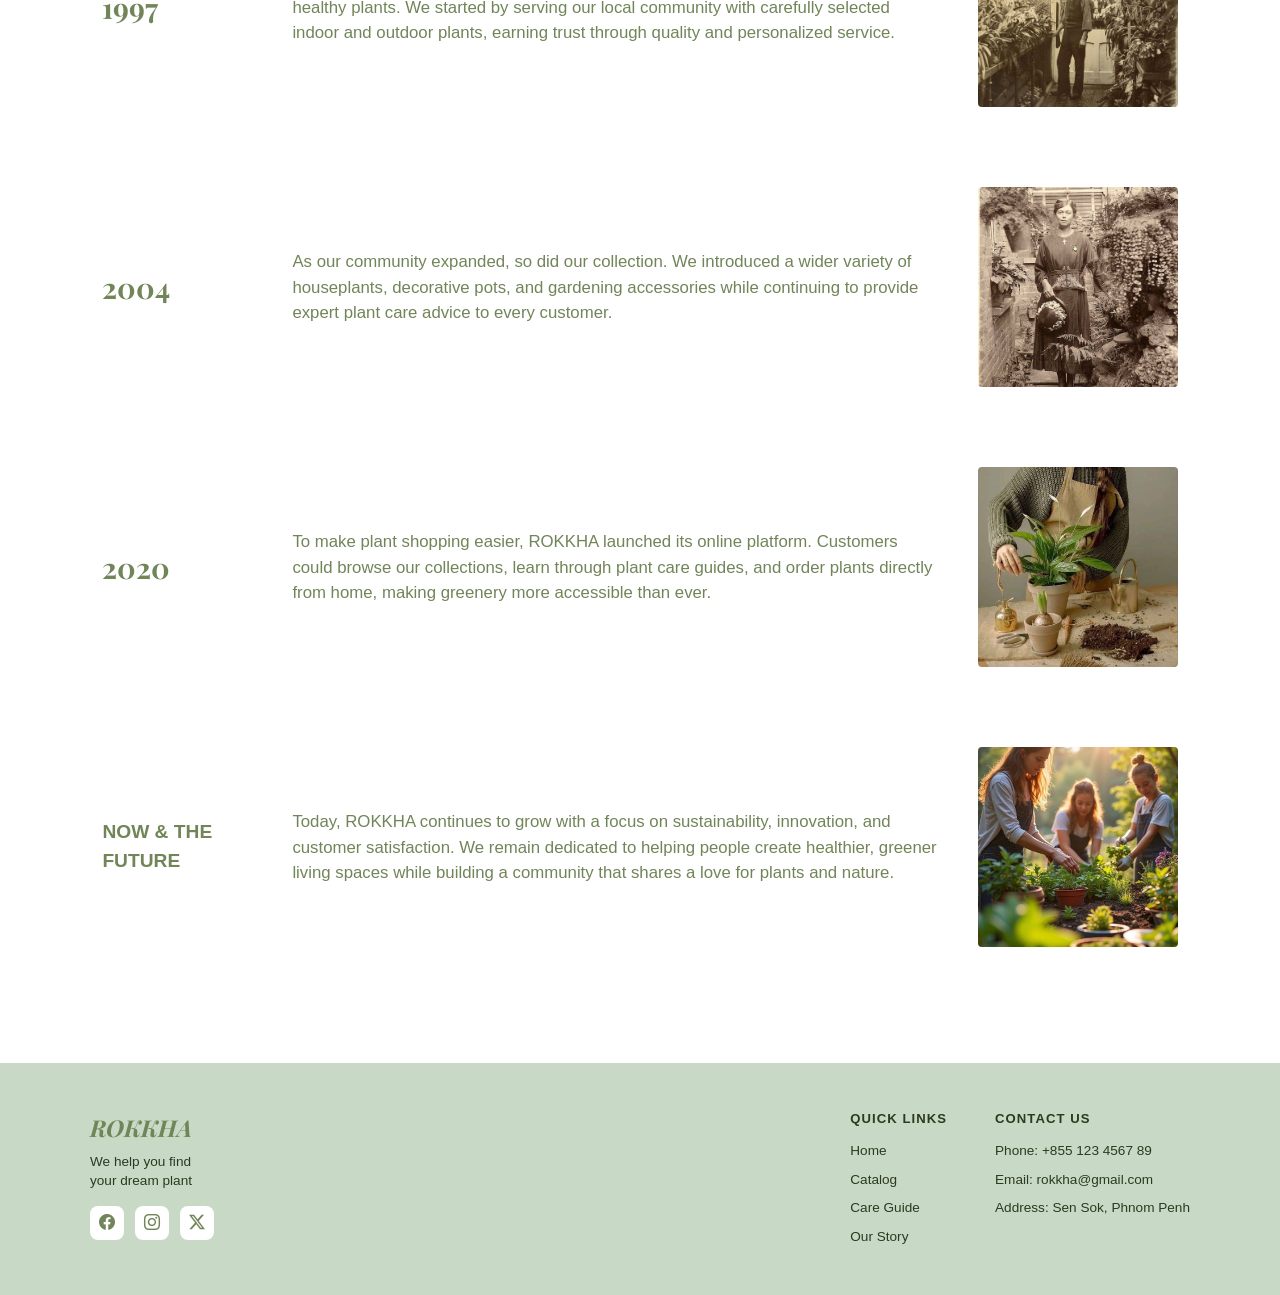
<file: html/about.html>
<!DOCTYPE html>
<html lang="en">
<head>
    <meta charset="UTF-8" />
    <meta name="viewport" content="width=device-width, initial-scale=1.0" />
    <title>ROKKHA – Our Story</title>
    <meta name="description"
    content="ROKKHA Plant Shop helps you grow healthy indoor plants with easy care guides, plant collections, watering tips, lighting advice, and beginner-friendly plant recommendations.">
    <meta name="keywords" content="plant shop, indoor plants, plant care guide, houseplants, plant care tips, Cambodia plant shop, ROKKHA, Monstera, Pothos, Calathea, Aglaonema, indoor gardening">
    <meta name="author" content="ROKKHA Plant Shop">
    <meta name="robots" content="index, follow">
    <link href="https://cdn.jsdelivr.net/npm/bootstrap@5.3.3/dist/css/bootstrap.min.css" rel="stylesheet" />
    <link href="https://cdn.jsdelivr.net/npm/bootstrap-icons@1.11.3/font/bootstrap-icons.css" rel="stylesheet" />
    <link
        href="https://fonts.googleapis.com/css2?family=Playfair+Display:ital,wght@0,700;1,700&family=Inter:wght@400;500;600&display=swap"
        rel="stylesheet" />
    <link href="../css/style.css" rel="stylesheet">
</head>

<body>
    <!-- nav -->
    <nav class="navbar navbar-expand-md sticky-top">
        <div class="container-fluid px-2 px-md-4">
            <a class="navbar-brand" href="#">ROKKHA</a>
            <button class="navbar-toggler" type="button" data-bs-toggle="collapse" data-bs-target="#mainNav">
                <span class="navbar-toggler-icon"></span>
            </button>
            <div class="collapse navbar-collapse justify-content-end" id="mainNav">
                <ul class="navbar-nav gap-1">
                    <li class="nav-item"><a class="nav-link" href="home.html">Home</a></li>
                    <li class="nav-item"><a class="nav-link" href="catalog.html">Catalog</a></li>
                    <li class="nav-item"><a class="nav-link" href="care_guide.html">Care Guide</a></li>
                    <li class="nav-item"><a class="nav-link active" href="about.html">Our Story</a></li>
                </ul>
            </div>
        </div>
    </nav>


    <section class="hero-section px-2 px-md-4 my-4">
        <div class="hero-container">
            <!-- រូប Background ធំ (តុ ជញ្ជាំង ទៀន និងដើមឈើ) -->
            <img src="../image/about-story-hero.jpg" alt="Hero background" class="hero-bg img-fluid w-100 rounded-4">

            <div class="hero-content-wrapper">
                <!-- រូបថតទី១៖ រូបស៊ុមសត្រង់ស្មើ (Vintage Frame) នៅចំហៀងខាងឆ្វេង -->
                <div class="vintage-frame">
                    <img src="../image/img1-story.jpg" alt="Vintage family gardening">
                </div>

                <!-- រូបថតទី២៖ រូបលោកស្ថាបនិក (Portrait Frame) នៅចំកណ្តាលជាប់បាតតុ -->
                <div class="portrait-frame">
                    <img src="../image/img2-story.jpg" alt="Founder portrait" >
                </div>

                <!-- ប្លង់ព័ត៌មានខាងស្តាំ (អក្សរអណ្តែតលើ Background ផ្ទាល់) -->
                <div class="right-content-area">
                    <h1 class="hero-title">Family Founded,<br>future forward.</h1>
                    <p class="hero-text">
                        ROKKHA began as a small family business with a simple dream: to bring people closer to nature
                        through beautiful, healthy plants. What started as a passion for gardening has grown into a trusted
                        destination for plant lovers looking to create greener, happier homes.
                    </p>
                </div>
            </div>
        </div>
    </section>
        
    <section class="mission-section">
        <div class="mission-container">
            <div class="mission-content">
                <h2 class="section-title">Our Mission</h2>
                <p>Our mission is to make plant care simple, enjoyable, and accessible for everyone. We provide healthy
                    plants, premium gardening products, and expert guidance to help every customer grow with confidence.</p>
                <p>At ROKKHA, we are committed to sustainability, quality, and excellent customer service. We aim to inspire
                    people to create beautiful green spaces while protecting the environment for future generations.</p>
            </div>
            <div class="mission-image">
                <img src="../image/img3-story.jpg" alt="Watering plants">
            </div>
        </div>
    </section>
    
    <section class="history-section">
        <h2 class="section-title history-main-title">Our History</h2>
    
        <div class="timeline">
            <div class="timeline-row">
                <div class="timeline-year">1997</div>
                <div class="timeline-text">
                    ROKKHA was founded as a small family-owned nursery with a passion for growing healthy plants. We started
                    by serving our local community with carefully selected indoor and outdoor plants, earning trust through
                    quality and personalized service.
                </div>
                <div class="timeline-image">
                    <img src="../image/img4-story.jpg" alt="Nursery 1997">
                </div>
            </div>
    
            <div class="timeline-row">
                <div class="timeline-year">2004</div>
                <div class="timeline-text">
                    As our community expanded, so did our collection. We introduced a wider variety of houseplants,
                    decorative pots, and gardening accessories while continuing to provide expert plant care advice to every
                    customer.
                </div>
                <div class="timeline-image">
                    <img src="../image/img5-story.jpg" alt="Plant collection 2004">
                </div>
            </div>
    
            <div class="timeline-row">
                <div class="timeline-year">2020</div>
                <div class="timeline-text">
                    To make plant shopping easier, ROKKHA launched its online platform. Customers could browse our
                    collections, learn through plant care guides, and order plants directly from home, making greenery more
                    accessible than ever.
                </div>
                <div class="timeline-image">
                    <img src="../image/img6-story.jpg" alt="Online platform 2020">
                </div>
            </div>
    
            <div class="timeline-row">
                <div class="timeline-year future-label">NOW & THE FUTURE</div>
                <div class="timeline-text">
                    Today, ROKKHA continues to grow with a focus on sustainability, innovation, and customer satisfaction.
                    We remain dedicated to helping people create healthier, greener living spaces while building a community
                    that shares a love for plants and nature.
                </div>
                <div class="timeline-image">
                    <img src="../image/img7-story.jpg" alt="Future of gardening">
                        
                </div>
            </div>
        </div>
    </section>
    
    
    <!-- footer -->
    <footer>
        <div class="footer-inner">
            <div>
                <span class="footer-brand-name">ROKKHA</span>
                <p class="footer-tagline">We help you find<br>your dream plant</p>
                <div class="footer-socials">
                    <a href="#" aria-label="Facebook"><i class="bi bi-facebook"></i></a>
                    <a href="#" aria-label="Instagram"><i class="bi bi-instagram"></i></a>
                    <a href="#" aria-label="Twitter"><i class="bi bi-twitter-x"></i></a>
                </div>
            </div>

            
            <div class="footer-col">
                <h6>Quick Links</h6>
                <ul>
                    <li><a href="home.html">Home</a></li>
                    <li><a href="catalog.html">Catalog</a></li>
                    <li><a href="care_guide.html">Care Guide</a></li>
                    <li><a href="about.html">Our Story</a></li>
                </ul>
            </div>


            <div class="footer-col">
                <h6>Contact Us</h6>
                <ul>
                    <li>Phone: +855 123 4567 89</li>
                    <li>Email: rokkha@gmail.com</li>
                    <li>Address: Sen Sok, Phnom Penh</li>
                </ul>
            </div>
        </div>
    </footer>

    <script src="https://cdn.jsdelivr.net/npm/bootstrap@5.3.3/dist/js/bootstrap.bundle.min.js"></script>

    <script>
        document.addEventListener("DOMContentLoaded", function () {

    const timelineRows = document.querySelectorAll(".timeline-row");

    const observerOptions = {
        root: null,
        threshold: 0.15,
        rootMargin: "0px"
    };

    const observer = new IntersectionObserver(function (entries, observer) {
        entries.forEach(entry => {
            if (entry.isIntersecting) {
                entry.target.style.opacity = 1;
                entry.target.style.transform = "translateY(0)";
                observer.unobserve(entry.target); 
            }
        });
    }, observerOptions);

    timelineRows.forEach(row => {
    
        row.style.opacity = 0;
        row.style.transform = "translateY(30px)";
        row.style.transition = "all 0.6s ease-out";
        observer.observe(row);
    });


    console.log("ROKKHA - Our Story page successfully loaded!");
});
    </script>
</body>
</html>
</file>
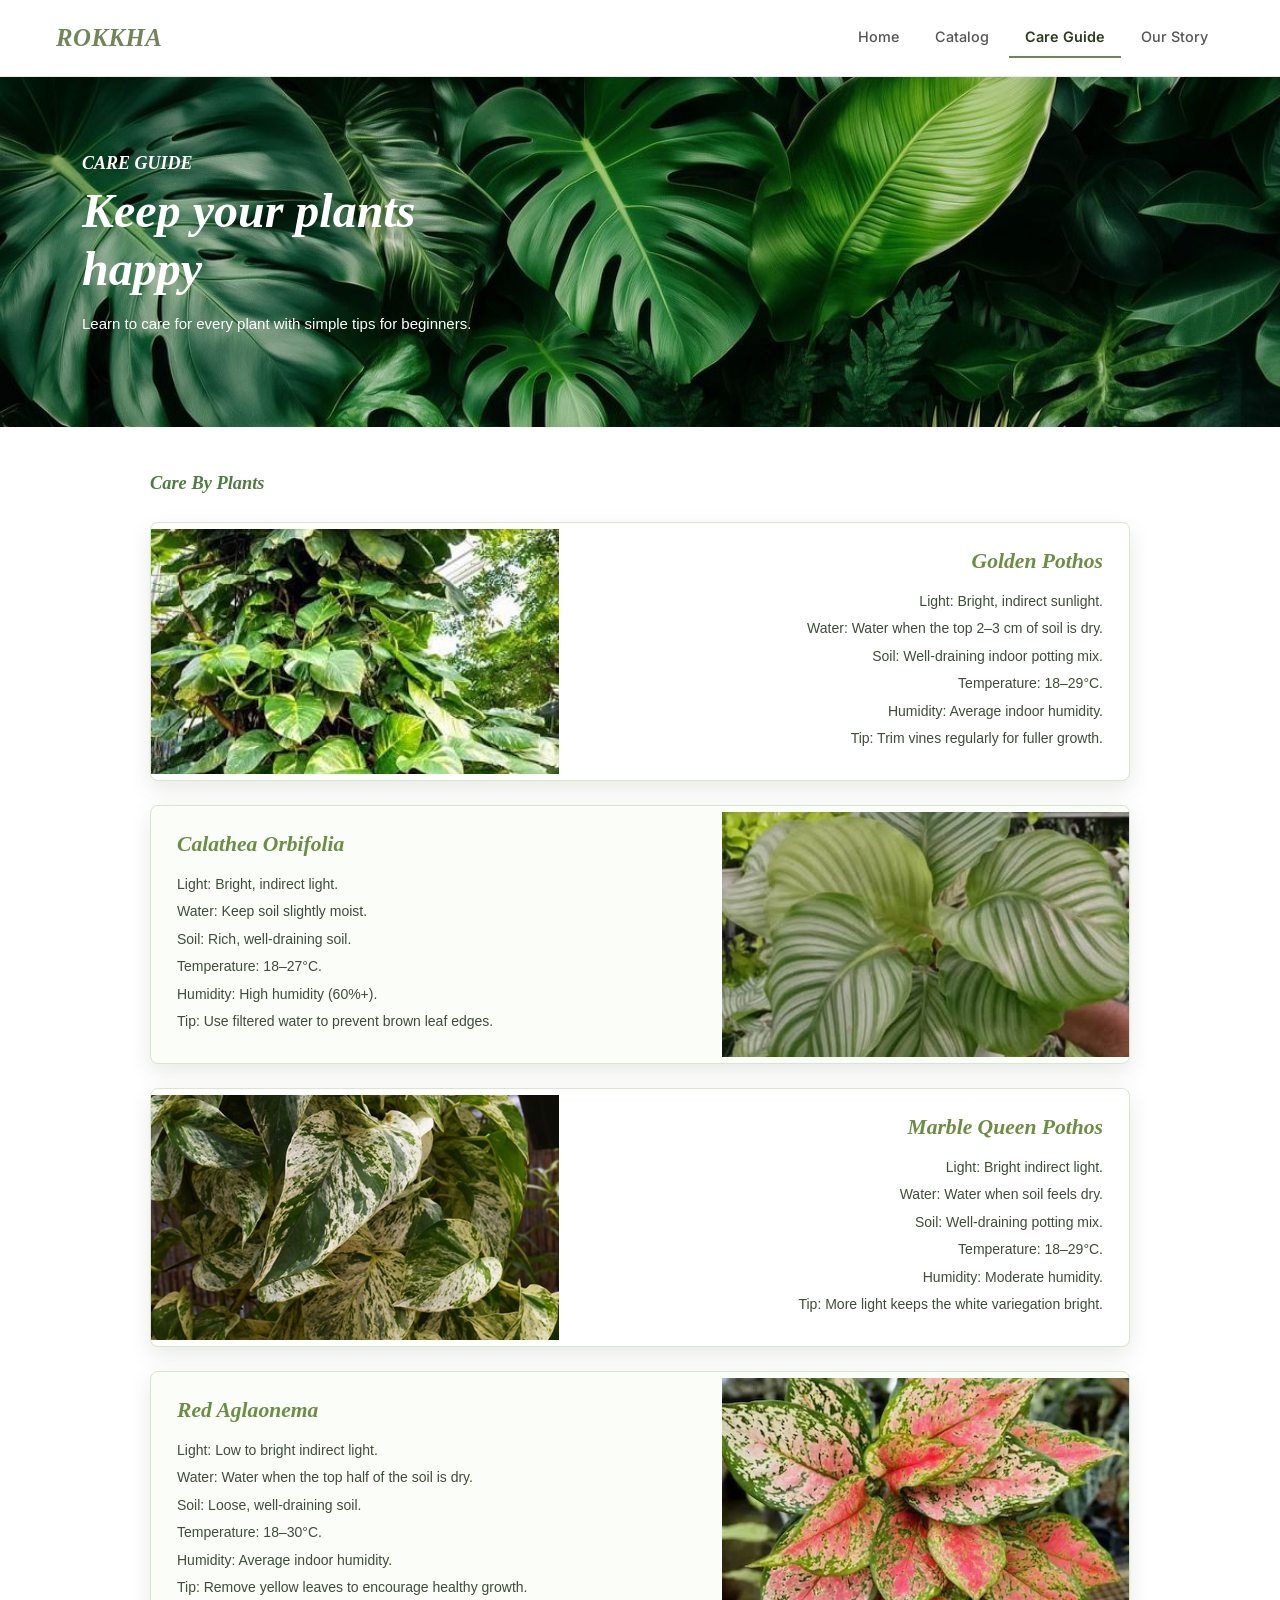
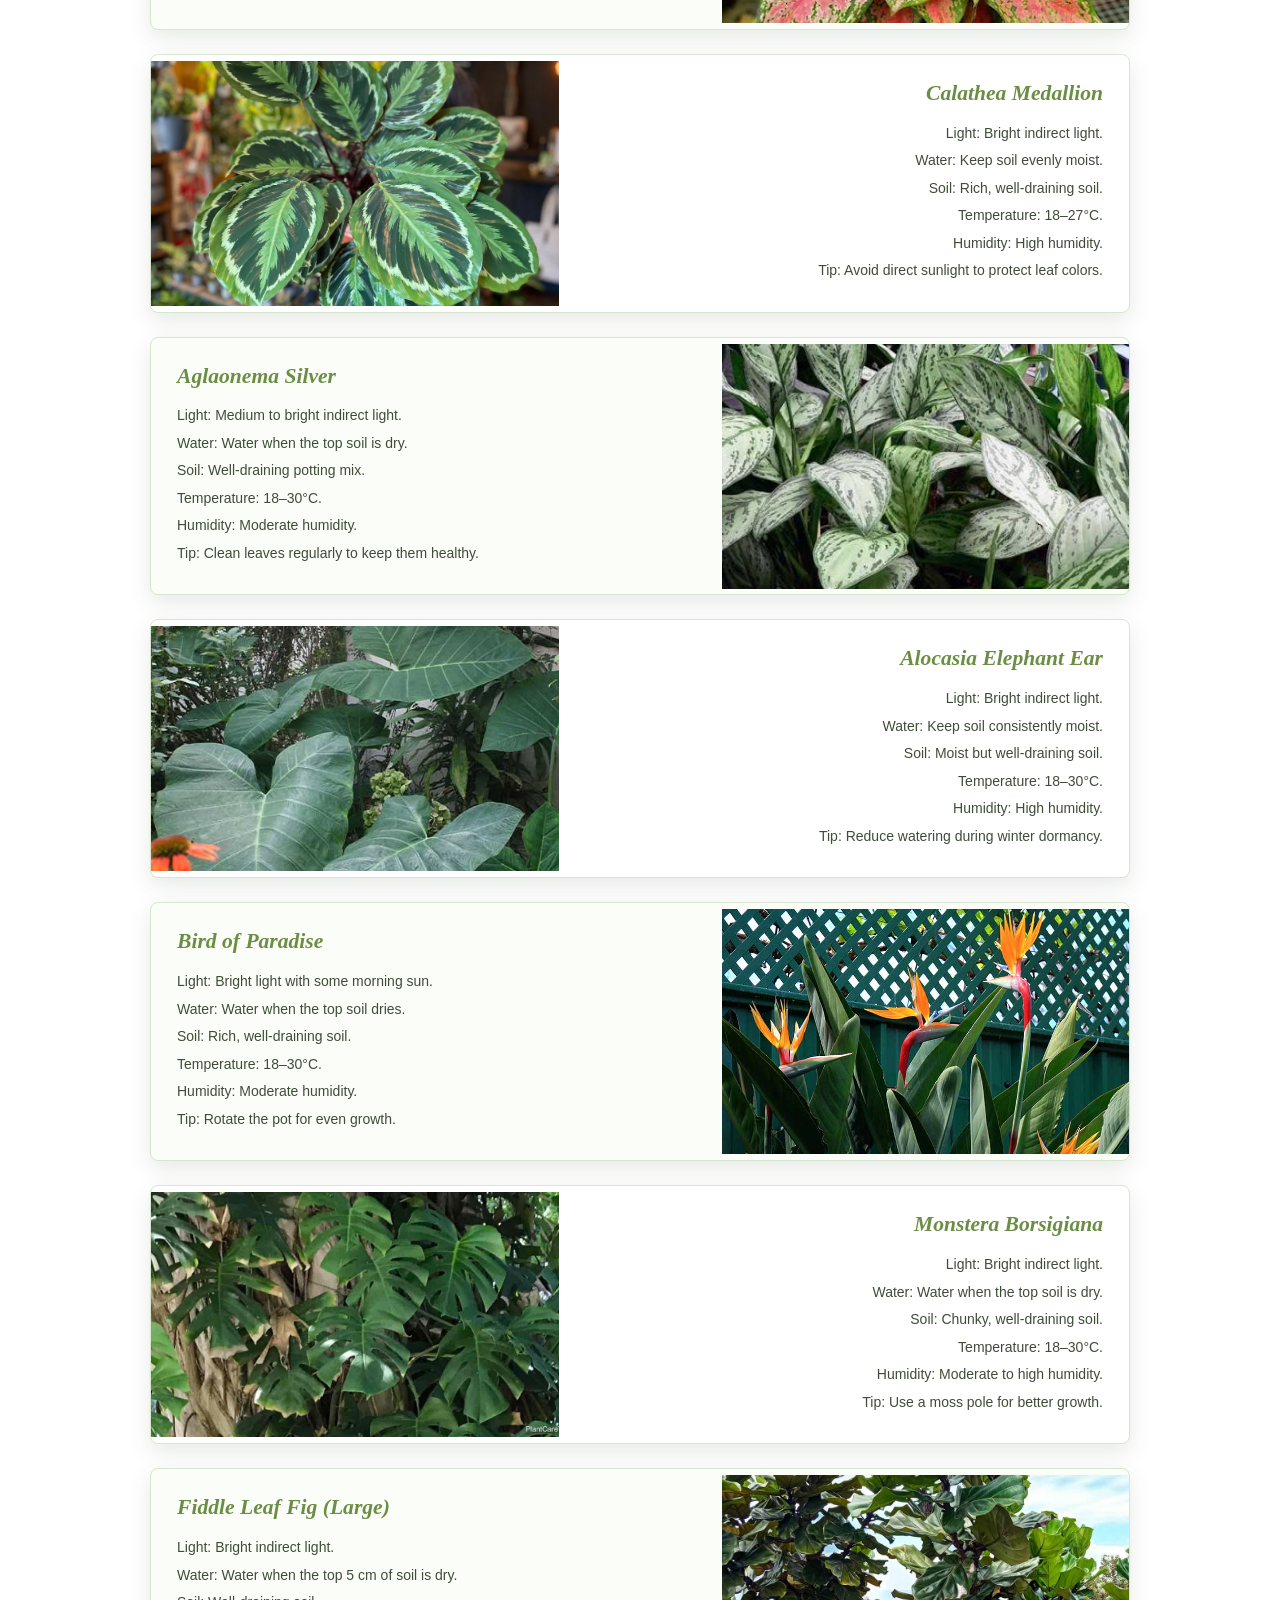
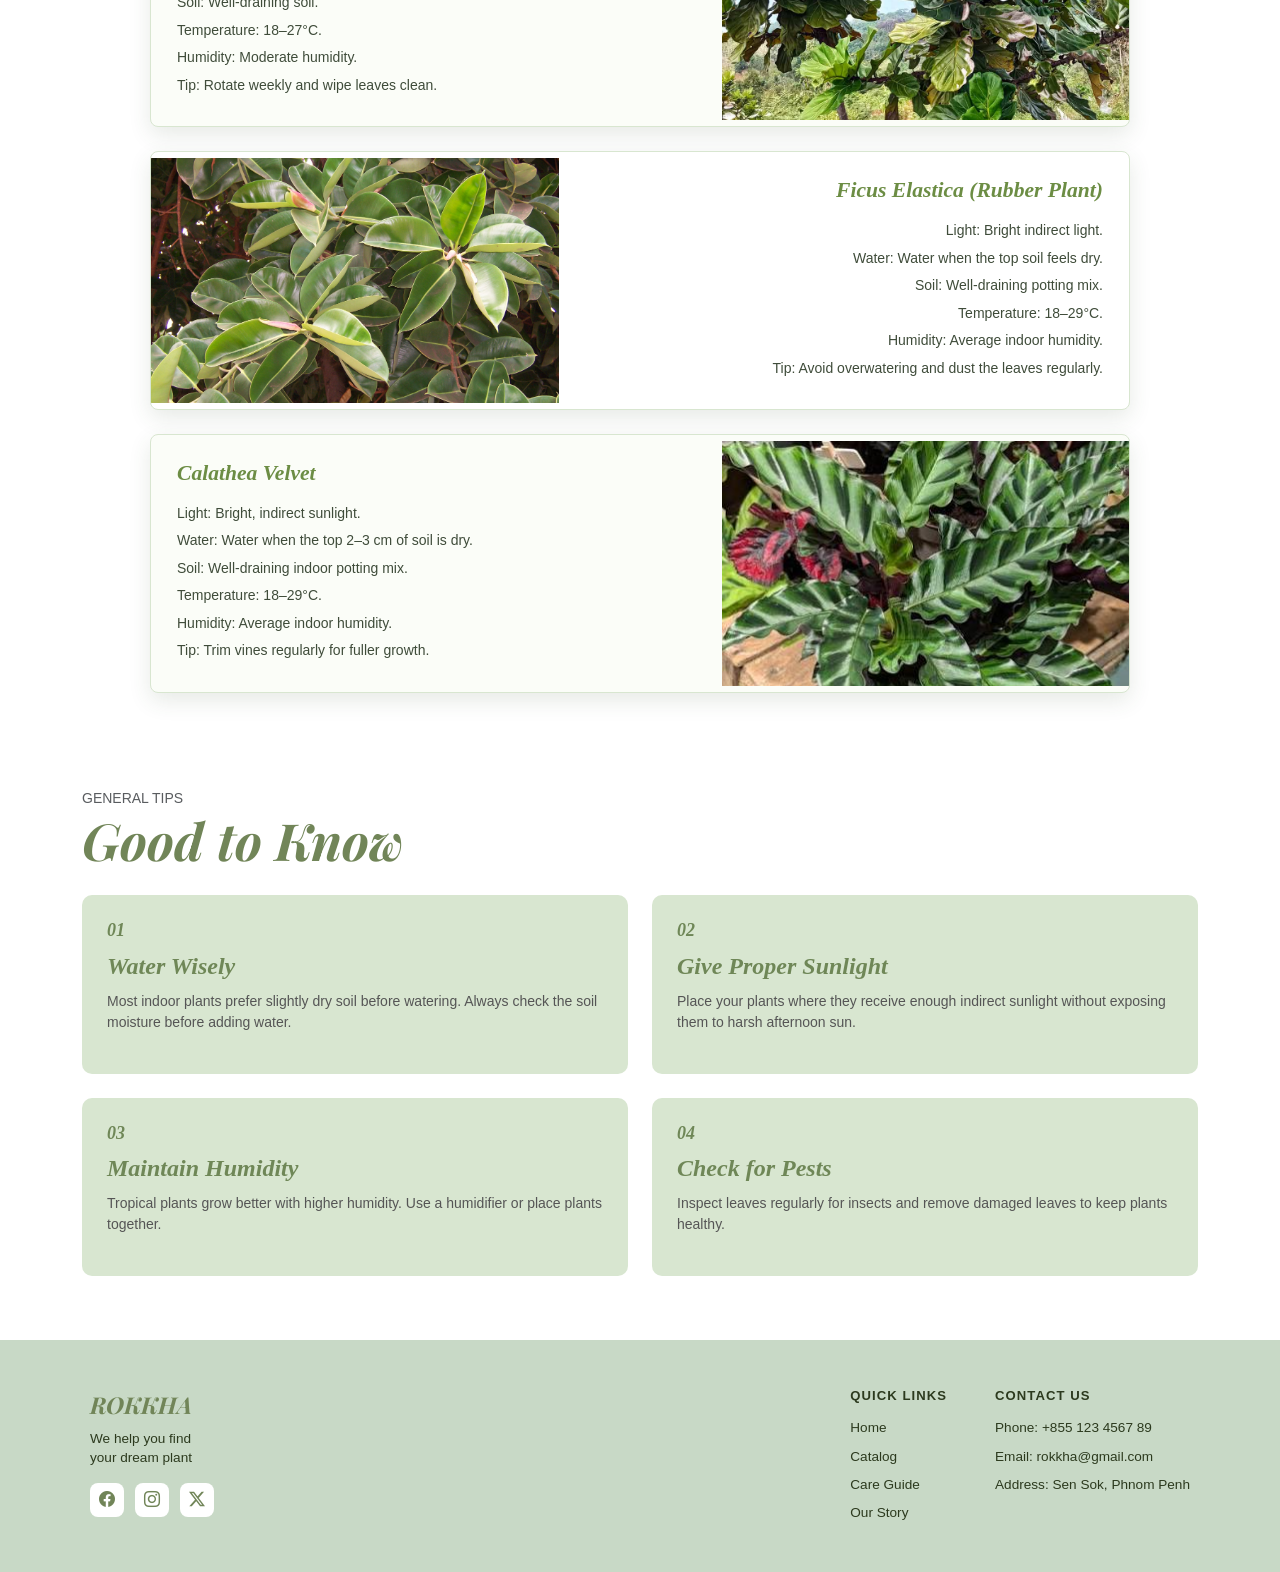
<file: html/care_guide.html>
<!DOCTYPE html>
<html lang="en">
<head>
    <meta charset="UTF-8" />
    <meta name="viewport" content="width=device-width, initial-scale=1.0" />
    <title>ROKKHA – Care Guide</title>
    <meta name="description"
    content="ROKKHA Plant Shop helps you grow healthy indoor plants with easy care guides, plant collections, watering tips, lighting advice, and beginner-friendly plant recommendations.">
    <meta name="keywords" content="plant shop, indoor plants, plant care guide, houseplants, plant care tips, Cambodia plant shop, ROKKHA, Monstera, Pothos, Calathea, Aglaonema, indoor gardening">
    <meta name="author" content="ROKKHA Plant Shop">
    <meta name="robots" content="index, follow">
    <link href="https://cdn.jsdelivr.net/npm/bootstrap@5.3.3/dist/css/bootstrap.min.css" rel="stylesheet" />
    <link href="https://cdn.jsdelivr.net/npm/bootstrap-icons@1.11.3/font/bootstrap-icons.css" rel="stylesheet" />
    <link
        href="https://fonts.googleapis.com/css2?family=Playfair+Display:ital,wght@0,700;1,700&family=Inter:wght@400;500;600&display=swap"
        rel="stylesheet" />
    <link href="../css/style.css" rel="stylesheet">

</head>
<body>
    
    <!-- nav -->
    <nav class="navbar navbar-expand-md sticky-top">
        <div class="container-fluid px-2 px-md-4">
            <a class="navbar-brand" href="#">ROKKHA</a>
            <button class="navbar-toggler" type="button" data-bs-toggle="collapse" data-bs-target="#mainNav">
                <span class="navbar-toggler-icon"></span>
            </button>
            <div class="collapse navbar-collapse justify-content-end" id="mainNav">
                <ul class="navbar-nav gap-1">
                    <li class="nav-item"><a class="nav-link" href="home.html">Home</a></li>
                    <li class="nav-item"><a class="nav-link" href="catalog.html">Catalog</a></li>
                    <li class="nav-item"><a class="nav-link active" href="care_guide.html">Care Guide</a></li>
                    <li class="nav-item"><a class="nav-link" href="about.html">Our Story</a></li>
                </ul>
            </div>
        </div>
    </nav>


    

    <!-- rub  -->
    <section class="care-hero">
        <div class="container">
            <div class="hero-content">
                <h5>CARE GUIDE</h5>
                <h1>Keep your plants happy</h1>
                <p>Learn to care for every plant with simple tips for beginners.</p>
            </div>
        </div>
    </section>


    <!-- 12 card muy image -->
     <main class="container main-content">
        <section class="plant-section">
            <div>
                <h2>Care By Plants</h2>

                   <div id="plants" class="row g-4">


                <!-- card 1 -->
                <div class="col-12">
                    <article class="plant-card row g-0 align-items-center">
                        <div class="col-md-5">
                            <img src="../image/Golden Pothos.jpg" class="img-fluid plant-img" alt="Golden pothos plant">
                        </div>
                        <div class="col-md-7">
                            <div class="p-4 text-md-end">
                                <h3 class="h5-text-color fw-bold">Golden Pothos</h3>
                                <ul class="list-unstyled small mb-0">
                                    <li>Light: Bright, indirect sunlight.</li>
                                    <li>Water: Water when the top 2–3 cm of soil is dry.</li>
                                    <li>Soil: Well-draining indoor potting mix.</li>
                                    <li>Temperature: 18–29°C.</li>
                                    <li>Humidity: Average indoor humidity.</li>
                                    <li>Tip: Trim vines regularly for fuller growth.</li>
                                </ul>
                            </div>
                        </div>
                    </article>
                </div>

                <!-- card 2 -->
                <div class="col-12">
                        <article class="plant-card row g-0 align-items-center flex-md-row-reverse">
                            <div class="col-md-5">
                                <img src="../image/Calathea Orbifolia.jpg" class="img-fluid plant-img" alt="Calathea plant">
                            </div>
                            <div class="col-md-7">
                                <div class="p-4">
                                    <h3 class="h5-text-color fw-bold">Calathea Orbifolia</h3>
                                    <ul class="list-unstyled small mb-0">
                                    <li>Light: Bright, indirect light.</li>
                                    <li>Water: Keep soil slightly moist.</li>
                                    <li>Soil: Rich, well-draining soil.</li>
                                    <li>Temperature: 18–27°C.</li>
                                    <li>Humidity: High humidity (60%+).</li>
                                    <li>Tip: Use filtered water to prevent brown leaf edges.</li>
                                </ul>
                                </div>
                            </div>
                        </article>
                    </div>

                    <!-- card 3 -->
                <div class="col-12">
                    <article class="plant-card row g-0 align-items-center">
                        <div class="col-md-5">
                            <img src="../image/Marble Queen Pothos.jpg" class="img-fluid plant-img" alt="Marble Queen Pothos plant">
                        </div>
                        <div class="col-md-7">
                            <div class="p-4 text-md-end">
                                <h3 class="h5-text-color fw-bold">Marble Queen Pothos </h3>
                                <ul class="list-unstyled small mb-0">
                                    <li>Light: Bright indirect light.</li>
                                    <li>Water: Water when soil feels dry.</li>
                                    <li>Soil: Well-draining potting mix.</li>
                                    <li>Temperature: 18–29°C.</li>
                                    <li>Humidity: Moderate humidity.</li>
                                    <li>Tip: More light keeps the white variegation bright.</li>
                                </ul>
                            </div>
                        </div>
                    </article>
                </div>

                <!-- card 4 --> 
                <div class="col-12">
                    <article class="plant-card row g-0 align-items-center flex-md-row-reverse">
                        <div class="col-md-5">
                            <img src="../image/Red Aglaonema.webp" class="img-fluid plant-img" alt="Red Aglaonema plant">
                        </div>
                        <div class="col-md-7">
                            <div class="p-4">
                                <h3 class="h5-text-color fw-bold">Red Aglaonema</h3>
                                <ul class="list-unstyled small mb-0">
                                    <li>Light: Low to bright indirect light.</li>
                                    <li>Water: Water when the top half of the soil is dry.</li>
                                    <li>Soil: Loose, well-draining soil.</li>
                                    <li>Temperature: 18–30°C.</li>
                                    <li>Humidity: Average indoor humidity.</li>
                                    <li>Tip: Remove yellow leaves to encourage healthy growth.</li>
                                </ul>
                            </div>
                        </div>
                    </article>
                </div>

                <!-- card 5 -->
                <div class="col-12">
                    <article class="plant-card row g-0 align-items-center">
                        <div class="col-md-5">
                            <img src="../image/Calathea Medallion.webp" class="img-fluid plant-img" alt="Calathea Medallion plant">
                        </div>
                        <div class="col-md-7">
                            <div class="p-4 text-md-end">
                                <h3 class="h5-text-color fw-bold">Calathea Medallion</h3>
                                <ul class="list-unstyled small mb-0">
                                    <li>Light: Bright indirect light.</li>
                                    <li>Water: Keep soil evenly moist.</li>
                                    <li>Soil: Rich, well-draining soil.</li>
                                    <li>Temperature: 18–27°C.</li>
                                    <li>Humidity: High humidity.</li>
                                    <li>Tip: Avoid direct sunlight to protect leaf colors.</li>
                                </ul>
                            </div>
                        </div>
                    </article>
                </div>

                <!-- card 6 -->
                <div class="col-12">
                    <article class="plant-card row g-0 align-items-center flex-md-row-reverse">
                        <div class="col-md-5">
                            <img src="../image/Aglaonema Silver.jpg" class="img-fluid plant-img" alt="Aglaonema Silver plant">
                        </div>
                        <div class="col-md-7">
                            <div class="p-4">
                                <h3 class="h5-text-color fw-bold">Aglaonema Silver</h3>
                                <ul class="list-unstyled small mb-0">
                                    <li>Light: Medium to bright indirect light.</li>
                                    <li>Water: Water when the top soil is dry.</li>
                                    <li>Soil: Well-draining potting mix.</li>
                                    <li>Temperature: 18–30°C.</li>
                                    <li>Humidity: Moderate humidity.</li>
                                    <li>Tip: Clean leaves regularly to keep them healthy.</li>
                                </ul>
                            </div>
                        </div>
                    </article>
                </div>


                <!-- card 7 -->
                <div class="col-12">
                    <article class="plant-card row g-0 align-items-center">
                        <div class="col-md-5">
                            <img src="../image/Alocasia Elephant Ear.jpg" class="img-fluid plant-img" alt="Alocasia Elephant Ear plant">
                        </div>
                        <div class="col-md-7">
                            <div class="p-4 text-md-end">
                                <h3 class="h5-text-color fw-bold">Alocasia Elephant Ear</h3>
                                <ul class="list-unstyled small mb-0">
                                    <li>Light: Bright indirect light.</li>
                                    <li>Water: Keep soil consistently moist.</li>
                                    <li>Soil: Moist but well-draining soil.</li>
                                    <li>Temperature: 18–30°C.</li>
                                    <li>Humidity: High humidity.</li>
                                    <li>Tip: Reduce watering during winter dormancy.</li>
                                </ul>
                            </div>
                        </div>
                    </article>
                </div>

                <!-- card 8 -->
                 <div class="col-12">
                    <article class="plant-card row g-0 align-items-center flex-md-row-reverse">
                        <div class="col-md-5">
                            <img src="../image/Bird of Paradise.jpg" class="img-fluid plant-img" alt="Bird of Paradise plant">
                        </div>
                        <div class="col-md-7">
                            <div class="p-4">
                                <h3 class="h5-text-color fw-bold">Bird of Paradise</h3>
                                <ul class="list-unstyled small mb-0">
                                    <li>Light: Bright light with some morning sun.</li>
                                    <li>Water: Water when the top soil dries.</li>
                                    <li>Soil: Rich, well-draining soil.</li>
                                    <li>Temperature: 18–30°C.</li>
                                    <li>Humidity: Moderate humidity.</li>
                                    <li>Tip: Rotate the pot for even growth.</li>
                                </ul>
                            </div>
                        </div>
                    </article>
                </div>


                <!-- card 9 -->
                <div class="col-12">
                    <article class="plant-card row g-0 align-items-center">
                        <div class="col-md-5">
                            <img src="../image/Monstera Borsigiana.jpg" class="img-fluid plant-img" alt="Monstera Borsigiana plant">
                        </div>
                        <div class="col-md-7">
                            <div class="p-4 text-md-end">
                                <h3 class="h5-text-color fw-bold">Monstera Borsigiana</h3>
                                <ul class="list-unstyled small mb-0">
                                    <li>Light: Bright indirect light.</li>
                                    <li>Water: Water when the top soil is dry.</li>
                                    <li>Soil: Chunky, well-draining soil.</li>
                                    <li>Temperature: 18–30°C.</li>
                                    <li>Humidity: Moderate to high humidity.</li>
                                    <li>Tip: Use a moss pole for better growth.</li>
                                </ul>
                            </div>
                        </div>
                    </article>
                </div>



                <!-- card 10 -->
                <div class="col-12">
                    <article class="plant-card row g-0 align-items-center flex-md-row-reverse">
                        <div class="col-md-5">
                            <img src="../image/Fiddle Leaf Fig (Large).jpg" class="img-fluid plant-img" alt="Fiddle Leaf Fig plant">
                        </div>
                        <div class="col-md-7">
                            <div class="p-4">
                                <h3 class="h5-text-color fw-bold">Fiddle Leaf Fig (Large)</h3>
                                <ul class="list-unstyled small mb-0">
                                    <li>Light: Bright indirect light.</li>
                                    <li>Water: Water when the top 5 cm of soil is dry.</li>
                                    <li>Soil: Well-draining soil.</li>
                                    <li>Temperature: 18–27°C.</li>
                                    <li>Humidity: Moderate humidity.</li>
                                    <li>Tip: Rotate weekly and wipe leaves clean.</li>
                                </ul>
                            </div>
                        </div>
                    </article>
                </div>

                <!-- card 11 -->
                <div class="col-12">
                    <article class="plant-card row g-0 align-items-center">
                        <div class="col-md-5">
                            <img src="../image/Ficus Elastica (Rubber Plant).jpg" class="img-fluid plant-img" alt="Ficus Elastica (Rubber Plant) plant">
                        </div>
                        <div class="col-md-7">
                            <div class="p-4 text-md-end">
                                <h3 class="h5-text-color fw-bold">Ficus Elastica (Rubber Plant)</h3>
                                <ul class="list-unstyled small mb-0">
                                    <li>Light: Bright indirect light.</li>
                                    <li>Water: Water when the top soil feels dry.</li>
                                    <li>Soil: Well-draining potting mix.</li>
                                    <li>Temperature: 18–29°C.</li>
                                    <li>Humidity: Average indoor humidity.</li>
                                    <li>Tip: Avoid overwatering and dust the leaves regularly.</li>
                                </ul>
                            </div>
                        </div>
                    </article>
                </div>

                <!-- card 12 -->
                 <div class="col-12">
                    <article class="plant-card row g-0 align-items-center flex-md-row-reverse">
                        <div class="col-md-5">
                            <img src="../image/Calathea Velvet.jpg" class="img-fluid plant-img" alt="Calathea Velvet plant">
                        </div>
                        <div class="col-md-7">
                            <div class="p-4">
                                <h3 class="h5-text-color fw-bold">Calathea Velvet</h3>
                                <ul class="list-unstyled small mb-0">
                                    <li>Light: Bright, indirect sunlight.</li>
                                    <li>Water: Water when the top 2–3 cm of soil is dry.</li>
                                    <li>Soil: Well-draining indoor potting mix.</li>
                                    <li>Temperature: 18–29°C.</li>
                                    <li>Humidity: Average indoor humidity.</li>
                                    <li>Tip: Trim vines regularly for fuller growth.</li>
                                </ul>
                            </div>
                        </div>
                    </article>
                </div>
                


            </div>

        </section>
    </main>








<!-- tip 4 box -->
<section class="tips-section py-5">
    <div class="container">

        <small class="text-uppercase text-muted">General Tips</small>

        <h2 class="section-title mb-4">Good to Know</h2>

        <div class="row g-4">

            <div class="col-md-6">
                <div class="tip-card">
                    <h3>01</h3>
                    <h4>Water Wisely</h4>

                    <p>
                        Most indoor plants prefer slightly dry soil before watering.
                        Always check the soil moisture before adding water.
                    </p>
                </div>
            </div>

            <div class="col-md-6">
                <div class="tip-card">
                    <h3>02</h3>
                    <h4>Give Proper Sunlight</h4>

                    <p>
                        Place your plants where they receive enough indirect sunlight
                        without exposing them to harsh afternoon sun.
                    </p>
                </div>
            </div>

            <div class="col-md-6">
                <div class="tip-card">
                    <h3>03</h3>
                    <h4>Maintain Humidity</h4>

                    <p>
                        Tropical plants grow better with higher humidity.
                        Use a humidifier or place plants together.
                    </p>
                </div>
            </div>

            <div class="col-md-6">
                <div class="tip-card">
                    <h3>04</h3>
                    <h4>Check for Pests</h4>

                    <p>
                        Inspect leaves regularly for insects and remove damaged leaves
                        to keep plants healthy.
                    </p>
                </div>
            </div>

        </div>

    </div>
</section>












    <!-- footer -->
    <footer>
        <div class="footer-inner">
            <div>
                <span class="footer-brand-name">ROKKHA</span>
                <p class="footer-tagline">We help you find<br>your dream plant</p>
                <div class="footer-socials">
                    <a href="#" aria-label="Facebook"><i class="bi bi-facebook"></i></a>
                    <a href="#" aria-label="Instagram"><i class="bi bi-instagram"></i></a>
                    <a href="#" aria-label="Twitter"><i class="bi bi-twitter-x"></i></a>
                </div>
            </div>

            
            <div class="footer-col">
                <h6>Quick Links</h6>
                <ul>
                    <li><a href="home.html">Home</a></li>
                    <li><a href="catalog.html">Catalog</a></li>
                    <li><a href="care_guide.html">Care Guide</a></li>
                    <li><a href="about.html">Our Story</a></li>
                </ul>
            </div>


            <div class="footer-col">
                <h6>Contact Us</h6>
                <ul>
                    <li>Phone: +855 123 4567 89</li>
                    <li>Email: rokkha@gmail.com</li>
                    <li>Address: Sen Sok, Phnom Penh</li>
                </ul>
            </div>
        </div>
    </footer>

    <script src="https://cdn.jsdelivr.net/npm/bootstrap@5.3.3/dist/js/bootstrap.bundle.min.js"></script>

</body>
</html>
</file>
<file: style.css>
/*  Design  */
:root {
    --primary: #BBD2B9;
    --secondary: #718558;
    --dark-text: #2c3a1e;
    --light-bg: #f7faf6;
    --card-bg: #ffffff;
    --footer-bg: #c8d9c6;
    --btn-add: #718558;
    --btn-hover: #5a6e45;
}


*,
*::before,
*::after {
    box-sizing: border-box;
}

body {
    font-family: 'Inter', sans-serif;
    color: #333;
    background: #fff;
    margin: 0;
}

/* nav */
.navbar {
    background: #fff;
    border-bottom: 1px solid #e8ede7;
    padding: 0.9rem 2rem;
}

.navbar-brand {
    font-family: 'Fraunces', serif;
    font-style: italic;
    font-weight: 700;
    font-size: 1.55rem;
    color: var(--secondary) !important;
    letter-spacing: 0.02em;
}

.nav-link {
    font-family: 'Inter', sans-serif;
    font-size: 0.9rem;
    color: #555 !important;
    font-weight: 500;
    padding: 0.5rem 1rem !important;
    transition: color .2s;
}

.nav-link:hover {
    color: var(--secondary) !important;
}

.nav-link.active {
    color: var(--dark-text) !important;
    font-weight: 600;
    border-bottom: 2px solid var(--secondary);
}

.navbar-toggler {
    border: none;
}

.navbar-toggler:focus {
    box-shadow: none;
}

/* ah rub hero */
.page-hero {
    background: var(--primary);
    padding: 4.5rem 2rem 4rem;
}

.page-hero h1 {
    font-family: 'Playfair Display', serif;
    font-size: clamp(2.4rem, 5vw, 3.8rem);
    color: var(--secondary);
    font-weight: 700;
    margin: 0;
    line-height: 1.1;
}

/* catalog */
.page-hero{
    background:url("image/pagehero.jpg") center center/cover no-repeat;
    height:350px;
    display:flex;
    align-items:center;
    color:white;
}
.page-hero h1{
    font-size:48px;
    font-weight:700;
    margin-bottom:15px;
    text-align:center;
}

.catalog-section {
    padding: 3.5rem 2rem 1rem;
    max-width: 1100px;
    margin: 0 auto;
}

/* card caralog */
.product-card {
    background: transparent;
    border: none;
    margin-bottom: 2rem;
    transition: transform .25s ease;
    cursor: pointer;
}

.product-card:hover {
    transform: translateY(-4px);
}

.card-img-wrap {
    position: relative;
    background: #ffffff;
    border: 3px solid #bbd2b9; 
    border-radius: 12px;
    overflow: hidden;
    aspect-ratio: 1 / 1; /* dak oy vea jea square design */
    display: flex;
    align-items: center;
    justify-content: center;
    padding: 12px;
    transition: border-color .25s ease;
}

.product-card:hover .card-img-wrap {
    border-color: var(--secondary); 
}

.card-img-wrap img {
    width: 100%;
    height: 100%;
    object-fit: contain; 
    display: block;
}

/* placeholder when no image */
.card-img-placeholder {
    width: 100%;
    height: 100%;
    background: #f7faf6;
    display: flex;
    align-items: center;
    justify-content: center;
    font-size: 3rem;
    color: var(--secondary);
    opacity: .5;
}

.btn-add {
    position: absolute;
    bottom: 0.8rem;
    right: 0.8rem;
    background: var(--secondary);
    color: #fff;
    border: none;
    border-radius: 6px;
    padding: 0.4rem 0.8rem;
    font-size: 0.75rem;
    font-weight: 600;
    cursor: pointer;
    transition: background .2s;
}

.btn-add:hover {
    background: var(--btn-hover);
}

.product-card .card-body {
    padding: 0.8rem 0 0; 
}

.product-card .plant-name {
    font-family: 'Playfair Display', serif;
    font-size: 1.1rem;
    font-weight: 700;
    color: var(--dark-text);
    margin-bottom: 0.15rem;
}

.product-card .plant-desc {
    font-size: 0.82rem;
    color: #777;
    margin-bottom: 0.25rem;
}

.product-card .plant-price {
    font-size: 0.82rem;
    color: var(--dark-text);
    font-weight: 600;
}


/* footer */
footer {
    background: var(--footer-bg);
    padding: 3rem 2rem 2.5rem;
    margin-top: 1rem;
}

.footer-inner {
    max-width: 1100px;
    margin: 0 auto;
    display: grid;
    grid-template-columns: 1fr auto auto;
    gap: 3rem;
}

.footer-brand-name {
    font-family: 'Playfair Display', serif;
    font-style: italic;
    font-weight: 700;
    font-size: 1.45rem;
    color: var(--secondary);
    display: block;
    margin-bottom: 0.4rem;
}

.footer-tagline {
    font-size: 0.85rem;
    color: var(--dark-text);
    margin-bottom: 1rem;
    line-height: 1.4;
}

.footer-socials a {
    display: inline-flex;
    align-items: center;
    justify-content: center;
    width: 34px;
    height: 34px;
    border-radius: 8px;
    background: #fff;
    color: var(--secondary);
    font-size: 1rem;
    margin-right: 0.4rem;
    text-decoration: none;
    transition: background-color 0.2s ease, color 0.2s ease;
}

.footer-socials a:hover {
    background: var(--secondary);
    color: #fff;
}

.footer-col h6 {
    font-size: 0.82rem;
    font-weight: 700;
    color: var(--dark-text);
    text-transform: uppercase;
    letter-spacing: 0.08em;
    margin-bottom: 0.9rem;
}

.footer-col ul {
    list-style: none;
    padding: 0;
    margin: 0;
}

.footer-col ul li {
    font-size: 0.85rem;
    color: var(--dark-text);
    margin-bottom: 0.5rem;
}

.footer-col ul li a {
    color: inherit;
    text-decoration: none;
    transition: color .2s;
}

.footer-col ul li a:hover {
    color: var(--secondary);
}


/* care plant web page Hero Image with text */

.care-hero{
    background:url("image/care_hero.jpg") center center/cover no-repeat;
    height:350px;
    display:flex;
    align-items:center;
    color:white;
}

.hero-content{
    max-width:450px;
}

.hero-content h5{
    font-size:18px;
    font-weight:700;
}

.hero-content h1{
    font-size:48px;
    font-weight:700;
    margin-bottom:15px;
}

.hero-content p{
    font-size:15px;
}



.main-content {
    padding-top: 45px;
    padding-bottom: 45px;
}

.plant-section {
    max-width: 980px;
    margin: auto;
}

.plant-section h2 {
    color: #4f7d41;
    font-size: 1.15rem;
    font-weight: 700;
    margin-bottom: 28px;
}

.plant-card {
    background-color: #ffffff;
    border: 1px solid #d8e6d0;
    border-radius: 8px;
    overflow: hidden;
    box-shadow: 0 8px 22px rgba(58, 83, 48, 0.12);
    transition: transform 0.25s ease, box-shadow 0.25s ease;
}

.plant-card:hover {
    transform: translateY(-4px);
    box-shadow: 0 14px 28px rgba(58, 83, 48, 0.18);
}

.plant-img {
    width: 100%;
    height: 245px;
    object-fit: cover;
    display: block;
}

.plant-card .p-4 {
    padding: 26px !important;
}

.h5-text-color {
    color: #6c8d44;
    font-style: italic;
    font-size: 1.35rem;
    margin-bottom: 14px;
}

.plant-card ul {
    color: #3f4c3a;
    line-height: 1.75;
}

.plant-card li {
    margin-bottom: 3px;
}

.plant-card.flex-md-row-reverse {
    background-color: #fbfdf8;
}

/* Section Title */
.section-title {
    color: #6f8757;
    font-weight: 700;
}

/* tips care plants */
.tip-card {
    background: #d8e6d0;
    border-radius: 10px;
    padding: 25px;
    height: 100%;
}

.tip-card h3 {
    color: #6f8757;
    font-size: 18px;
}

.tip-card h4 {
    color: #6f8757;
    font-weight: bold;
    margin: 10px 0;
}

.tip-card p {
    color: #555;
    font-size: 14px;
}



/* ah ng kng page catalog peal user click button hz vea show detail */
.detail-modal {
    display: none;
    position: fixed;
    top: 0;
    left: 0;
    width: 100%;
    height: 100%;
    background: rgba(0, 0, 0, 0.4);
    z-index: 1050;
    align-items: center;
    justify-content: center;
    padding: 20px;
}

.detail-modal.active {
    display: flex;
}

.modal-card {
    background: #ffffff;
    width: 100%;
    max-width: 420px;
    border-radius: 16px;
    overflow: hidden;
    box-shadow: 0 15px 40px rgba(0, 0, 0, 0.15);
    position: relative;
    display: flex;
    flex-direction: column;
    animation: modalShow 0.3s ease;
}

/* animation */
@keyframes modalShow {
    from {
        opacity: 0;
        transform: translateY(20px);
    }
    to {
        opacity: 1;
        transform: translateY(0);
    }
}

.modal-top {
    background: #ffffff;
    padding: 3rem 2rem 2rem;
    position: relative;
    display: flex;
    justify-content: center;
    align-items: center;
}

.modal-close-btn {
    position: absolute;
    top: 15px;
    left: 15px;
    background: none;
    border: none;
    font-size: 1.5rem;
    line-height: 1;
    cursor: pointer;
    color: #333;
    padding: 0;
    transition: transform 0.2s;
}

.modal-close-btn:hover {
    transform: scale(1.1);
}

.modal-img {
    max-width: 100%;
    max-height: 220px;
    object-fit: contain;
}

.modal-bottom {
    background: var(--secondary);
    color: #ffffff;
    padding: 2.2rem 2rem;
}

.modal-title {
    font-family: 'Playfair Display', serif;
    font-style: italic;
    font-size: 1.75rem;
    font-weight: 700;
    margin-bottom: 0.2rem;
}

.modal-price {
    font-size: 0.95rem;
    opacity: 0.9;
    margin-bottom: 1.8rem;
    font-weight: 500;
}

.modal-subtitle {
    font-family: 'Playfair Display', serif;
    font-size: 1.25rem;
    font-weight: 700;
    margin-bottom: 0.8rem;
}

.modal-desc {
    font-size: 0.85rem;
    line-height: 1.6;
    opacity: 0.95;
    margin: 0;
}



/* home page */
.text-olive   { color: #718558; }
  .bg-sage      { background-color: #BBD2B9; }
  .bg-olive     { background-color: #718558; }
  .btn-green    { background-color: #739A70; color: #ffffff; border: none; }
  .link-green   { color: #739A70; font-weight: 600; text-decoration: none; }

  body {
    font-family: 'Poppins', sans-serif;
    color: #718558;
  }
  h1, h2, h3, h4, h5, .navbar-brand {
    font-family: 'Fraunces', serif;
    font-weight: 700;
    font-style: italic;
  }
  a { text-decoration: none; }

  
  .hero-banner {
    height: 450px;
    background:url("image/image\ 39.png") center center/cover no-repeat;
    background-size: cover;
    background-position: center 35%;
    display: flex;
    align-items: center;
    justify-content: center;
    text-align: center;
  }



/* about page */
.hero-section {
    position: relative;
    width: 100%;
}

.hero-container {
    background-color: #faf7f0;
    border-radius: 24px;
    overflow: hidden;
    position: relative;
    z-index: 1;
    height: 520px;
}

.hero-bg {
    position: absolute;
    top: 0;
    left: 0;
    width: 100%;
    height: 100%;
    object-fit: cover;
    z-index: 1;
}

.hero-content-wrapper {
    position: relative;
    width: 100%;
    height: 100%;
    z-index: 2;
}

/* រូបស៊ុមសត្រង់ស្មើចំហៀងឆ្វេង */
.vintage-frame {
    background-color: #ffffff;
    padding: 12px;
    box-shadow: 0 12px 28px rgba(0, 0, 0, 0.15);
    transform: none !important;
    width: 250px;
    height: 200px;
    position: absolute; 
    left: 12%; 
    top: 25%;  
    z-index: 3; 
}

/* រូបកណ្តាលជាប់បាតតុ */
.portrait-frame {
    width: 200px;
    height: 250px;
    box-shadow: 0 10px 25px rgba(0, 0, 0, 0.15);
    overflow: hidden;
    
    position: absolute; 
    left: 54%; 
    transform: translateX(-50%); 
    bottom: 5%;  
    z-index: 2;  
}

.vintage-frame img, 
.portrait-frame img {
    width: 100%;
    height: 100%;
    object-fit: cover;
}


.right-content-area {
    position: absolute;
    right: 5%;
    top: 15%;
    width: 32%;
    min-width: 350px;
    z-index: 4;
}

.hero-title {
    font-family: 'Playfair Display', serif;
    font-size: clamp(2.2rem, 4vw, 3.5rem);
    line-height: 1.1;
    font-weight: 700;
    color: #ffffff;
    -webkit-text-stroke: 1.5px var(--accent-green);
    margin-bottom: 25px;
}

.hero-text {
    font-family: 'Plus Jakarta Sans', sans-serif;
    font-size: 0.95rem;
    line-height: 1.6;
    color:white;
    font-weight: 500;
    max-width: 480px;
    background-color: transparent !important;
    padding: 0 !important;
}


.mission-section {
    padding: 80px 8%;
    font-family: 'Plus Jakarta Sans', sans-serif;
}

.mission-container {
    display: grid;
    grid-template-columns: 1fr 1fr;
    gap: 80px;
    align-items: center;
}
.section-title {
    font-family: 'Playfair Display', serif;
    font-size: 3.2rem;
    color: var(--accent-green);
    margin-bottom: 25px;
}

.mission-content p {
    color: var(--text-muted);
    font-size: 1.05rem;
    margin-bottom: 20px;
}

.mission-image img {
    width: 100%;
    border-radius: 20px;
    object-fit: cover;
    max-height: 500px;
}

/* --- Timeline Section --- */
.history-section {
    padding: 60px 8%;
    border-top: 1px solid var(--border-color);
    font-family: 'Plus Jakarta Sans', sans-serif;
}

.history-main-title {
    font-style: italic;
    font-weight: 600;
    font-size: 2.2rem;
    margin-bottom: 60px;
}

.timeline {
    display: flex;
    flex-direction: column;
}

.timeline-row {
    display: grid;
    grid-template-columns: 150px 1fr 200px;
    gap: 40px;
    align-items: center;
    padding: 40px 0;
    border-top: 1px solid var(--border-color);
}

.timeline-row:last-child {
    border-bottom: 1px solid var(--border-color);
}

.timeline-year {
    font-family: 'Playfair Display', serif;
    font-size: 1.8rem;
    font-weight: bold;
    color: var(--primary-green);
}

.timeline-year.future-label {
    font-size: 1.2rem;
    font-weight: bold;
    font-family: 'Plus Jakarta Sans', sans-serif;
    color: var(--accent-green);
}

.timeline-text {
    color: var(--text-muted);
    font-size: 1.05rem;
    max-width: 650px;
}

.timeline-image img {
    width: 100%;
    height: 200px;
    object-fit: cover;
    border-radius: 4px;
}

/* ===========================
   RESPONSIVE - 1200px
=========================== */
@media (max-width: 1200px) {
    .hero-container {
        height: auto;
        padding: 40px 20px;
    }

    .hero-content-wrapper {
        display: flex;
        flex-direction: column;
        align-items: center;
        gap: 30px;
    }

    .vintage-frame {
        position: relative;
        left: auto;
        top: auto;
        width: 220px;
        height: 180px;
    }

    .portrait-frame {
        position: relative;
        left: auto;
        bottom: auto;
        transform: none;
        width: 180px;
        height: 220px;
    }

    .right-content-area {
        position: relative;
        top: auto;
        right: auto;
        width: 100%;
        max-width: 500px;
        text-align: center;
    }

    .timeline-row {
        grid-template-columns: 1fr;
        gap: 20px;
    }

    .timeline-image img {
        height: 250px;
        width: 100%;
    }
}

/* =======================================
   MY RESPONSIVE (Plant Care Section)
======================================= */

@media (max-width: 991px) {
    .main-content {
        padding-top: 35px;
        padding-bottom: 35px;
    }

    .plant-section {
        max-width: 760px;
    }

    .plant-img {
        height: 230px;
    }
}

@media (max-width: 767px) {
    .main-content {
        padding-top: 28px;
        padding-bottom: 28px;
    }

    .plant-section h2 {
        text-align: center;
        font-size: 1.05rem;
        margin-bottom: 22px;
    }

    .plant-card {
        border-radius: 8px;
    }

    .plant-img {
        height: 220px;
    }

    .plant-card .p-4 {
        padding: 20px !important;
        text-align: left !important;
    }

    .h5-text-color {
        font-size: 1.18rem;
    }

    .plant-card ul {
        font-size: 0.9rem;
        line-height: 1.6;
    }
}

@media (max-width: 420px) {
    .main-content {
        padding-left: 12px;
        padding-right: 12px;
    }

    .plant-img {
        height: 190px;
    }

    .plant-card .p-4 {
        padding: 16px !important;
    }

    .h5-text-color {
        font-size: 1.05rem;
    }

    .plant-card ul {
        font-size: 0.84rem;
    }
}


/* =======================================
   TEAMMATE RESPONSIVE (Home/About/Footer)
======================================= */

@media (max-width: 1200px) {
    .hero-container {
        height: auto;
        padding: 40px 20px;
    }

    .hero-content-wrapper {
        display: flex;
        flex-direction: column;
        align-items: center;
        gap: 30px;
    }

    .vintage-frame {
        position: relative;
        left: auto;
        top: auto;
        width: 220px;
        height: 180px;
    }

    .portrait-frame {
        position: relative;
        left: auto;
        bottom: auto;
        transform: none;
        width: 180px;
        height: 220px;
    }

    .right-content-area {
        position: relative;
        top: auto;
        right: auto;
        width: 100%;
        max-width: 500px;
        text-align: center;
    }

    .timeline-row {
        grid-template-columns: 1fr;
        gap: 20px;
    }

    .timeline-image img {
        height: 250px;
        width: 100%;
    }
}

@media (max-width: 768px) {
    .footer-inner {
        grid-template-columns: 1fr;
        gap: 2rem;
    }

    .page-hero {
        padding: 3rem 1.25rem 2.5rem;
    }

    .catalog-section {
        padding: 2rem 1rem 0;
    }
}
</file>
<file: css/style.css>
/*  Design  */
:root {
    --primary: #BBD2B9;
    --secondary: #718558;
    --dark-text: #2c3a1e;
    --light-bg: #f7faf6;
    --card-bg: #ffffff;
    --footer-bg: #c8d9c6;
    --btn-add: #718558;
    --btn-hover: #5a6e45;
}


*,
*::before,
*::after {
    box-sizing: border-box;
}

body {
    font-family: 'Inter', sans-serif;
    color: #333;
    background: #fff;
    margin: 0;
}

/* nav */
.navbar {
    background: #fff;
    border-bottom: 1px solid #e8ede7;
    padding: 0.9rem 2rem;
}

.navbar-brand {
    font-family: 'Fraunces', serif;
    font-style: italic;
    font-weight: 700;
    font-size: 1.55rem;
    color: var(--secondary) !important;
    letter-spacing: 0.02em;
}

.nav-link {
    font-family: 'Inter', sans-serif;
    font-size: 0.9rem;
    color: #555 !important;
    font-weight: 500;
    padding: 0.5rem 1rem !important;
    transition: color .2s;
}

.nav-link:hover {
    color: var(--secondary) !important;
}

.nav-link.active {
    color: var(--dark-text) !important;
    font-weight: 600;
    border-bottom: 2px solid var(--secondary);
}

.navbar-toggler {
    border: none;
}

.navbar-toggler:focus {
    box-shadow: none;
}

/* ah rub hero */
.page-hero {
    background: var(--primary);
    padding: 4.5rem 2rem 4rem;
}

.page-hero h1 {
    font-family: 'Playfair Display', serif;
    font-size: clamp(2.4rem, 5vw, 3.8rem);
    color: var(--secondary);
    font-weight: 700;
    margin: 0;
    line-height: 1.1;
}

/* catalog */
.catalog-section {
    padding: 3.5rem 2rem 1rem;
    max-width: 1100px;
    margin: 0 auto;
}

/* card caralog */
.product-card {
    background: transparent;
    border: none;
    margin-bottom: 2rem;
    transition: transform .25s ease;
    cursor: pointer;
}

.product-card:hover {
    transform: translateY(-4px);
}

.card-img-wrap {
    position: relative;
    background: #ffffff;
    border: 3px solid #bbd2b9; 
    border-radius: 12px;
    overflow: hidden;
    aspect-ratio: 1 / 1; /* dak oy vea jea square design */
    display: flex;
    align-items: center;
    justify-content: center;
    padding: 12px;
    transition: border-color .25s ease;
}

.product-card:hover .card-img-wrap {
    border-color: var(--secondary); 
}

.card-img-wrap img {
    width: 100%;
    height: 100%;
    object-fit: contain; 
    display: block;
}

/* placeholder when no image */
.card-img-placeholder {
    width: 100%;
    height: 100%;
    background: #f7faf6;
    display: flex;
    align-items: center;
    justify-content: center;
    font-size: 3rem;
    color: var(--secondary);
    opacity: .5;
}

.btn-add {
    position: absolute;
    bottom: 0.8rem;
    right: 0.8rem;
    background: var(--secondary);
    color: #fff;
    border: none;
    border-radius: 6px;
    padding: 0.4rem 0.8rem;
    font-size: 0.75rem;
    font-weight: 600;
    cursor: pointer;
    transition: background .2s;
}

.btn-add:hover {
    background: var(--btn-hover);
}

.product-card .card-body {
    padding: 0.8rem 0 0; 
}

.product-card .plant-name {
    font-family: 'Playfair Display', serif;
    font-size: 1.1rem;
    font-weight: 700;
    color: var(--dark-text);
    margin-bottom: 0.15rem;
}

.product-card .plant-desc {
    font-size: 0.82rem;
    color: #777;
    margin-bottom: 0.25rem;
}

.product-card .plant-price {
    font-size: 0.82rem;
    color: var(--dark-text);
    font-weight: 600;
}


/* footer */
footer {
    background: var(--footer-bg);
    padding: 3rem 2rem 2.5rem;
    margin-top: 1rem;
}

.footer-inner {
    max-width: 1100px;
    margin: 0 auto;
    display: grid;
    grid-template-columns: 1fr auto auto;
    gap: 3rem;
}

.footer-brand-name {
    font-family: 'Playfair Display', serif;
    font-style: italic;
    font-weight: 700;
    font-size: 1.45rem;
    color: var(--secondary);
    display: block;
    margin-bottom: 0.4rem;
}

.footer-tagline {
    font-size: 0.85rem;
    color: var(--dark-text);
    margin-bottom: 1rem;
    line-height: 1.4;
}

.footer-socials a {
    display: inline-flex;
    align-items: center;
    justify-content: center;
    width: 34px;
    height: 34px;
    border-radius: 8px;
    background: #fff;
    color: var(--secondary);
    font-size: 1rem;
    margin-right: 0.4rem;
    text-decoration: none;
    transition: background-color 0.2s ease, color 0.2s ease;
}

.footer-socials a:hover {
    background: var(--secondary);
    color: #fff;
}

.footer-col h6 {
    font-size: 0.82rem;
    font-weight: 700;
    color: var(--dark-text);
    text-transform: uppercase;
    letter-spacing: 0.08em;
    margin-bottom: 0.9rem;
}

.footer-col ul {
    list-style: none;
    padding: 0;
    margin: 0;
}

.footer-col ul li {
    font-size: 0.85rem;
    color: var(--dark-text);
    margin-bottom: 0.5rem;
}

.footer-col ul li a {
    color: inherit;
    text-decoration: none;
    transition: color .2s;
}

.footer-col ul li a:hover {
    color: var(--secondary);
}


/* care plant web page Hero Image with text */

.care-hero{
    background:url("../image/care_hero.jpg") center center/cover no-repeat;
    height:350px;
    display:flex;
    align-items:center;
    color:white;
}

.hero-content{
    max-width:450px;
}

.hero-content h5{
    font-size:18px;
    font-weight:700;
}

.hero-content h1{
    font-size:48px;
    font-weight:700;
    margin-bottom:15px;
}

.hero-content p{
    font-size:15px;
}



.main-content {
    padding-top: 45px;
    padding-bottom: 45px;
}

.plant-section {
    max-width: 980px;
    margin: auto;
}

.plant-section h2 {
    color: #4f7d41;
    font-size: 1.15rem;
    font-weight: 700;
    margin-bottom: 28px;
}

.plant-card {
    background-color: #ffffff;
    border: 1px solid #d8e6d0;
    border-radius: 8px;
    overflow: hidden;
    box-shadow: 0 8px 22px rgba(58, 83, 48, 0.12);
    transition: transform 0.25s ease, box-shadow 0.25s ease;
}

.plant-card:hover {
    transform: translateY(-4px);
    box-shadow: 0 14px 28px rgba(58, 83, 48, 0.18);
}

.plant-img {
    width: 100%;
    height: 245px;
    object-fit: cover;
    display: block;
}

.plant-card .p-4 {
    padding: 26px !important;
}

.h5-text-color {
    color: #6c8d44;
    font-style: italic;
    font-size: 1.35rem;
    margin-bottom: 14px;
}

.plant-card ul {
    color: #3f4c3a;
    line-height: 1.75;
}

.plant-card li {
    margin-bottom: 3px;
}

.plant-card.flex-md-row-reverse {
    background-color: #fbfdf8;
}

/* Section Title */
.section-title {
    color: #6f8757;
    font-weight: 700;
}

/* tips care plants */
.tip-card {
    background: #d8e6d0;
    border-radius: 10px;
    padding: 25px;
    height: 100%;
}

.tip-card h3 {
    color: #6f8757;
    font-size: 18px;
}

.tip-card h4 {
    color: #6f8757;
    font-weight: bold;
    margin: 10px 0;
}

.tip-card p {
    color: #555;
    font-size: 14px;
}



/* ah ng kng page catalog peal user click button hz vea show detail */
.detail-modal {
    display: none;
    position: fixed;
    top: 0;
    left: 0;
    width: 100%;
    height: 100%;
    background: rgba(0, 0, 0, 0.4);
    z-index: 1050;
    align-items: center;
    justify-content: center;
    padding: 20px;
}

.detail-modal.active {
    display: flex;
}

.modal-card {
    background: #ffffff;
    width: 100%;
    max-width: 420px;
    border-radius: 16px;
    overflow: hidden;
    box-shadow: 0 15px 40px rgba(0, 0, 0, 0.15);
    position: relative;
    display: flex;
    flex-direction: column;
    animation: modalShow 0.3s ease;
}

@keyframes modalShow {
    from {
        opacity: 0;
        transform: translateY(20px);
    }
    to {
        opacity: 1;
        transform: translateY(0);
    }
}

.modal-top {
    background: #ffffff;
    padding: 3rem 2rem 2rem;
    position: relative;
    display: flex;
    justify-content: center;
    align-items: center;
}

.modal-close-btn {
    position: absolute;
    top: 15px;
    left: 15px;
    background: none;
    border: none;
    font-size: 1.5rem;
    line-height: 1;
    cursor: pointer;
    color: #333;
    padding: 0;
    transition: transform 0.2s;
}

.modal-close-btn:hover {
    transform: scale(1.1);
}

.modal-img {
    max-width: 100%;
    max-height: 220px;
    object-fit: contain;
}

.modal-bottom {
    background: var(--secondary);
    color: #ffffff;
    padding: 2.2rem 2rem;
}

.modal-title {
    font-family: 'Playfair Display', serif;
    font-style: italic;
    font-size: 1.75rem;
    font-weight: 700;
    margin-bottom: 0.2rem;
}

.modal-price {
    font-size: 0.95rem;
    opacity: 0.9;
    margin-bottom: 1.8rem;
    font-weight: 500;
}

.modal-subtitle {
    font-family: 'Playfair Display', serif;
    font-size: 1.25rem;
    font-weight: 700;
    margin-bottom: 0.8rem;
}

.modal-desc {
    font-size: 0.85rem;
    line-height: 1.6;
    opacity: 0.95;
    margin: 0;
}



/* home page */
.text-olive   { color: #718558; }
  .bg-sage      { background-color: #BBD2B9; }
  .bg-olive     { background-color: #718558; }
  .btn-green    { background-color: #739A70; color: #ffffff; border: none; }
  .link-green   { color: #739A70; font-weight: 600; text-decoration: none; }

  body {
    font-family: 'Poppins', sans-serif;
    color: #718558;
  }
  h1, h2, h3, h4, h5, .navbar-brand {
    font-family: 'Fraunces', serif;
    font-weight: 700;
    font-style: italic;
  }
  a { text-decoration: none; }

  
  .hero-banner {
    height: 450px;
    background:url("../image/image\ 39.png") center center/cover no-repeat;
    background-size: cover;
    background-position: center 35%;
    display: flex;
    align-items: center;
    justify-content: center;
    text-align: center;
  }



/* about page */
.hero-section {
    position: relative;
    width: 100%;
}

.hero-container {
    background-color: #faf7f0;
    border-radius: 24px;
    overflow: hidden;
    position: relative;
    z-index: 1;
    height: 520px;
}

.hero-bg {
    position: absolute;
    top: 0;
    left: 0;
    width: 100%;
    height: 100%;
    object-fit: cover;
    z-index: 1;
}

.hero-content-wrapper {
    position: relative;
    width: 100%;
    height: 100%;
    z-index: 2;
}

/* រូបស៊ុមសត្រង់ស្មើចំហៀងឆ្វេង */
.vintage-frame {
    background-color: #ffffff;
    padding: 12px;
    box-shadow: 0 12px 28px rgba(0, 0, 0, 0.15);
    transform: none !important;
    width: 250px;
    height: 200px;
    position: absolute; 
    left: 12%; 
    top: 25%;  
    z-index: 3; 
}

/* រូបកណ្តាលជាប់បាតតុ */
.portrait-frame {
    width: 200px;
    height: 250px;
    box-shadow: 0 10px 25px rgba(0, 0, 0, 0.15);
    overflow: hidden;
    
    position: absolute; 
    left: 54%; 
    transform: translateX(-50%); 
    bottom: 5%;  
    z-index: 2;  
}

.vintage-frame img, 
.portrait-frame img {
    width: 100%;
    height: 100%;
    object-fit: cover;
}


.right-content-area {
    position: absolute;
    right: 5%;
    top: 15%;
    width: 32%;
    min-width: 350px;
    z-index: 4;
}

.hero-title {
    font-family: 'Playfair Display', serif;
    font-size: clamp(2.2rem, 4vw, 3.5rem);
    line-height: 1.1;
    font-weight: 700;
    color: #ffffff;
    -webkit-text-stroke: 1.5px var(--accent-green);
    margin-bottom: 25px;
}

.hero-text {
    font-family: 'Plus Jakarta Sans', sans-serif;
    font-size: 0.95rem;
    line-height: 1.6;
    color:white;
    font-weight: 500;
    max-width: 480px;
    background-color: transparent !important;
    padding: 0 !important;
}


.mission-section {
    padding: 80px 8%;
    font-family: 'Plus Jakarta Sans', sans-serif;
}

.mission-container {
    display: grid;
    grid-template-columns: 1fr 1fr;
    gap: 80px;
    align-items: center;
}
.section-title {
    font-family: 'Playfair Display', serif;
    font-size: 3.2rem;
    color: var(--accent-green);
    margin-bottom: 25px;
}

.mission-content p {
    color: var(--text-muted);
    font-size: 1.05rem;
    margin-bottom: 20px;
}

.mission-image img {
    width: 100%;
    border-radius: 20px;
    object-fit: cover;
    max-height: 500px;
}

/* --- Timeline Section --- */
.history-section {
    padding: 60px 8%;
    border-top: 1px solid var(--border-color);
    font-family: 'Plus Jakarta Sans', sans-serif;
}

.history-main-title {
    font-style: italic;
    font-weight: 600;
    font-size: 2.2rem;
    margin-bottom: 60px;
}

.timeline {
    display: flex;
    flex-direction: column;
}

.timeline-row {
    display: grid;
    grid-template-columns: 150px 1fr 200px;
    gap: 40px;
    align-items: center;
    padding: 40px 0;
    border-top: 1px solid var(--border-color);
}

.timeline-row:last-child {
    border-bottom: 1px solid var(--border-color);
}

.timeline-year {
    font-family: 'Playfair Display', serif;
    font-size: 1.8rem;
    font-weight: bold;
    color: var(--primary-green);
}

.timeline-year.future-label {
    font-size: 1.2rem;
    font-weight: bold;
    font-family: 'Plus Jakarta Sans', sans-serif;
    color: var(--accent-green);
}

.timeline-text {
    color: var(--text-muted);
    font-size: 1.05rem;
    max-width: 650px;
}

.timeline-image img {
    width: 100%;
    height: 200px;
    object-fit: cover;
    border-radius: 4px;
}

/* ===========================
   RESPONSIVE - 1200px
=========================== */
@media (max-width: 1200px) {
    .hero-container {
        height: auto;
        padding: 40px 20px;
    }

    .hero-content-wrapper {
        display: flex;
        flex-direction: column;
        align-items: center;
        gap: 30px;
    }

    .vintage-frame {
        position: relative;
        left: auto;
        top: auto;
        width: 220px;
        height: 180px;
    }

    .portrait-frame {
        position: relative;
        left: auto;
        bottom: auto;
        transform: none;
        width: 180px;
        height: 220px;
    }

    .right-content-area {
        position: relative;
        top: auto;
        right: auto;
        width: 100%;
        max-width: 500px;
        text-align: center;
    }

    .timeline-row {
        grid-template-columns: 1fr;
        gap: 20px;
    }

    .timeline-image img {
        height: 250px;
        width: 100%;
    }
}

/* =======================================
   MY RESPONSIVE (Plant Care Section)
======================================= */

@media (max-width: 991px) {
    .main-content {
        padding-top: 35px;
        padding-bottom: 35px;
    }

    .plant-section {
        max-width: 760px;
    }

    .plant-img {
        height: 230px;
    }
}

@media (max-width: 767px) {
    .main-content {
        padding-top: 28px;
        padding-bottom: 28px;
    }

    .plant-section h2 {
        text-align: center;
        font-size: 1.05rem;
        margin-bottom: 22px;
    }

    .plant-card {
        border-radius: 8px;
    }

    .plant-img {
        height: 220px;
    }

    .plant-card .p-4 {
        padding: 20px !important;
        text-align: left !important;
    }

    .h5-text-color {
        font-size: 1.18rem;
    }

    .plant-card ul {
        font-size: 0.9rem;
        line-height: 1.6;
    }
}

@media (max-width: 420px) {
    .main-content {
        padding-left: 12px;
        padding-right: 12px;
    }

    .plant-img {
        height: 190px;
    }

    .plant-card .p-4 {
        padding: 16px !important;
    }

    .h5-text-color {
        font-size: 1.05rem;
    }

    .plant-card ul {
        font-size: 0.84rem;
    }
}


/* =======================================
   TEAMMATE RESPONSIVE (Home/About/Footer)
======================================= */

@media (max-width: 1200px) {
    .hero-container {
        height: auto;
        padding: 40px 20px;
    }

    .hero-content-wrapper {
        display: flex;
        flex-direction: column;
        align-items: center;
        gap: 30px;
    }

    .vintage-frame {
        position: relative;
        left: auto;
        top: auto;
        width: 220px;
        height: 180px;
    }

    .portrait-frame {
        position: relative;
        left: auto;
        bottom: auto;
        transform: none;
        width: 180px;
        height: 220px;
    }

    .right-content-area {
        position: relative;
        top: auto;
        right: auto;
        width: 100%;
        max-width: 500px;
        text-align: center;
    }

    .timeline-row {
        grid-template-columns: 1fr;
        gap: 20px;
    }

    .timeline-image img {
        height: 250px;
        width: 100%;
    }
}

@media (max-width: 768px) {
    .footer-inner {
        grid-template-columns: 1fr;
        gap: 2rem;
    }

    .page-hero {
        padding: 3rem 1.25rem 2.5rem;
    }

    .catalog-section {
        padding: 2rem 1rem 0;
    }
}
</file>
